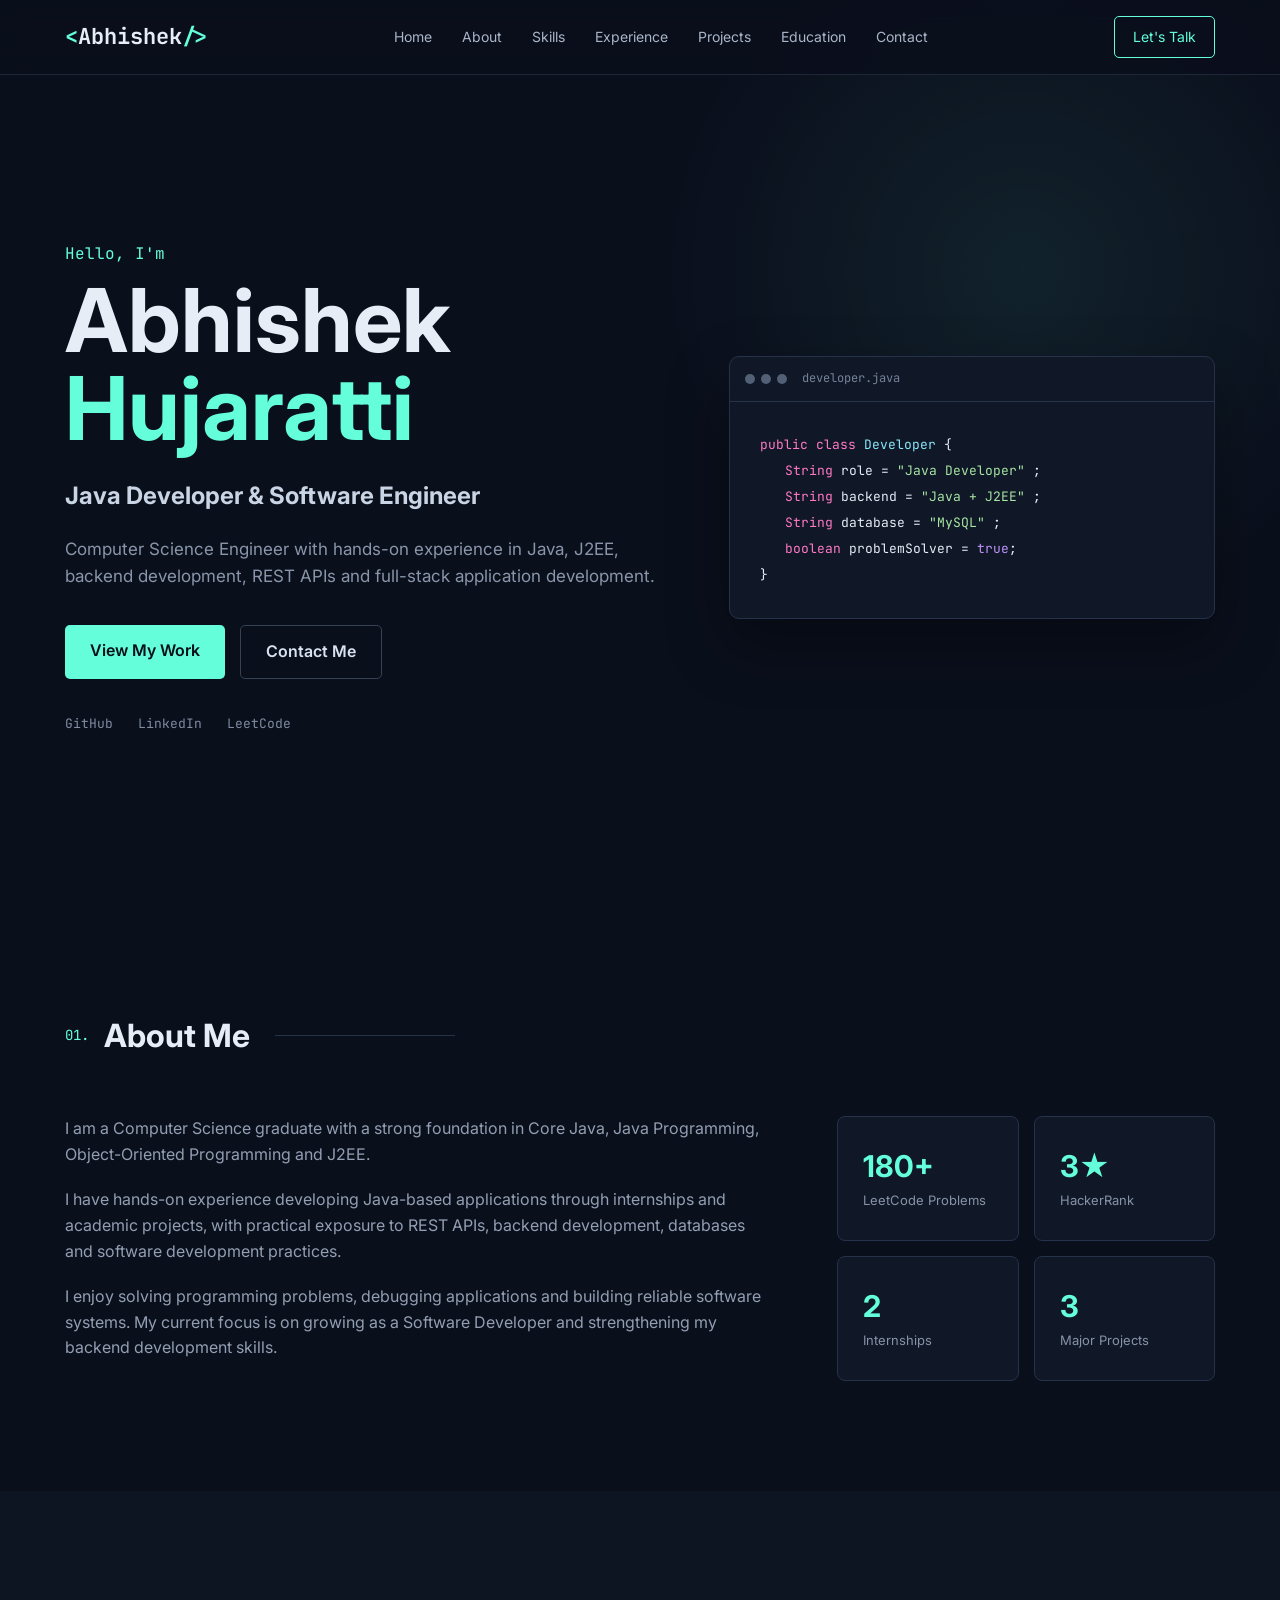
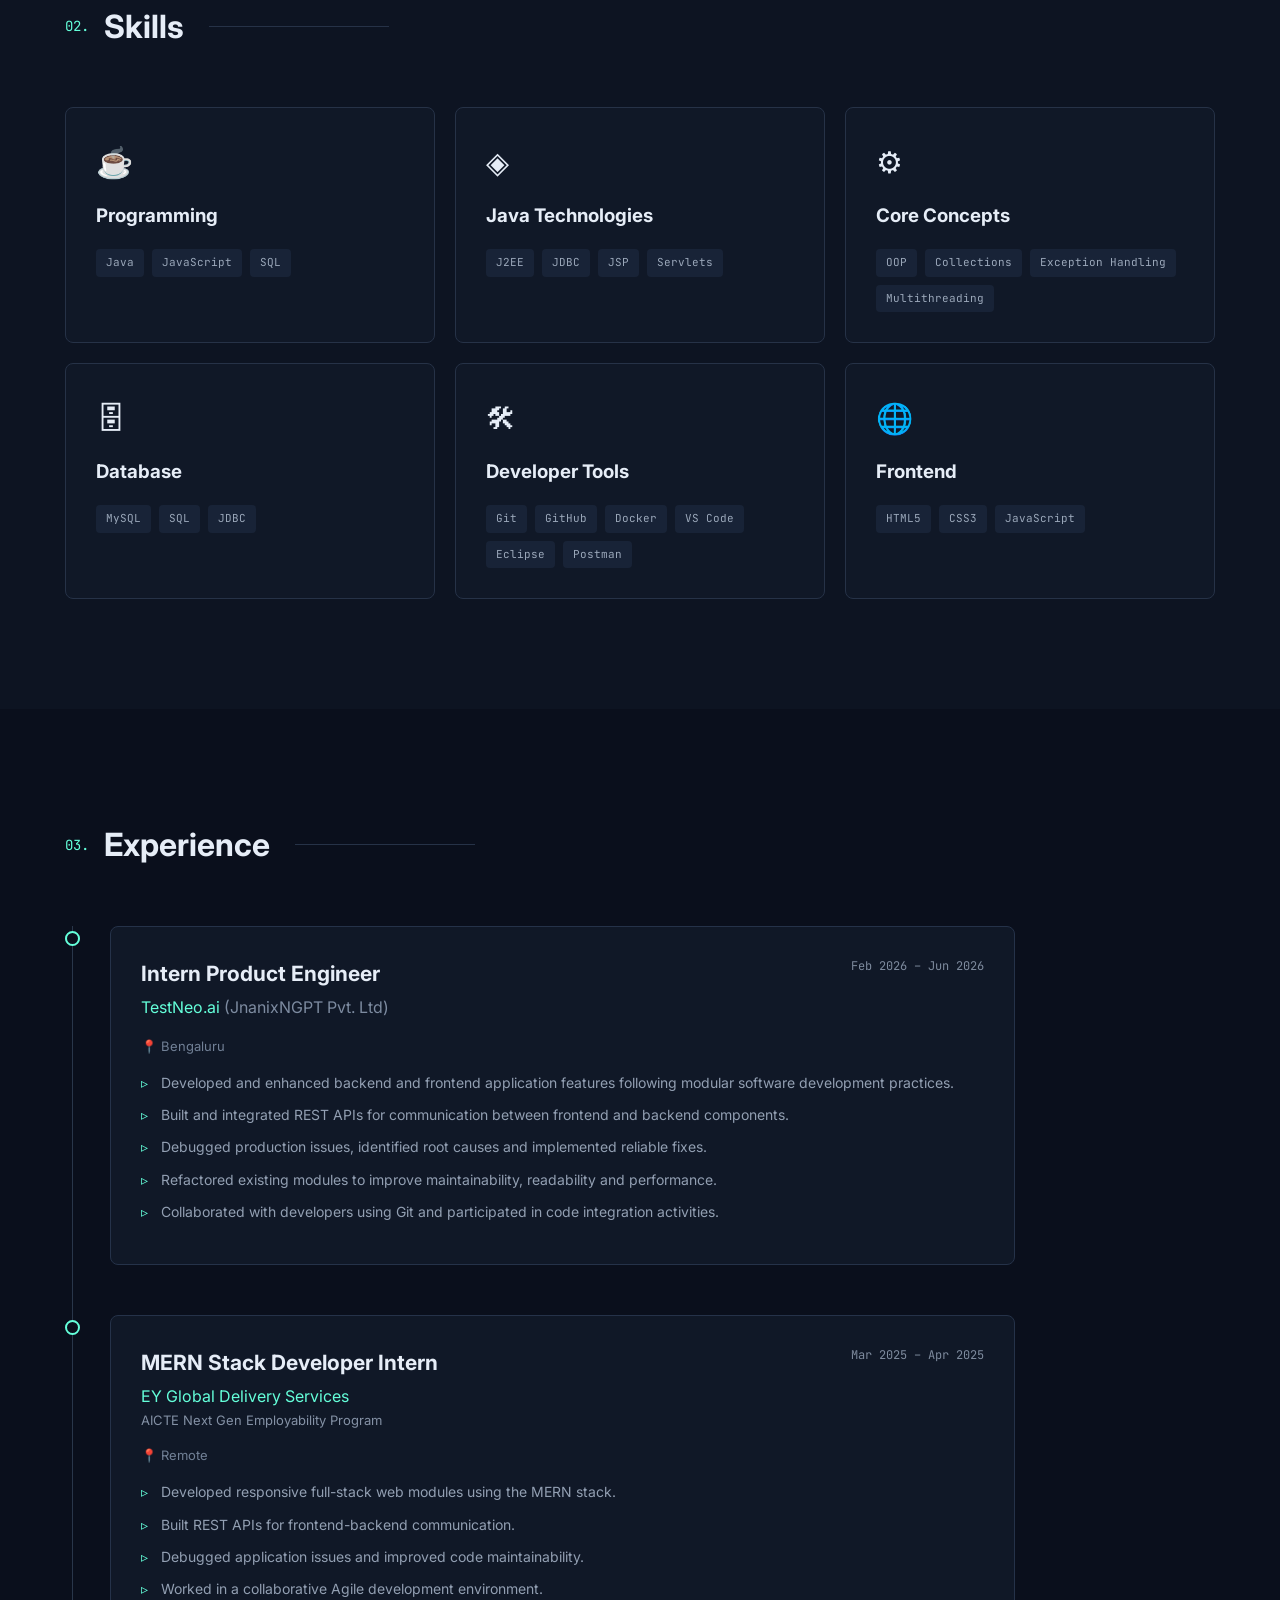
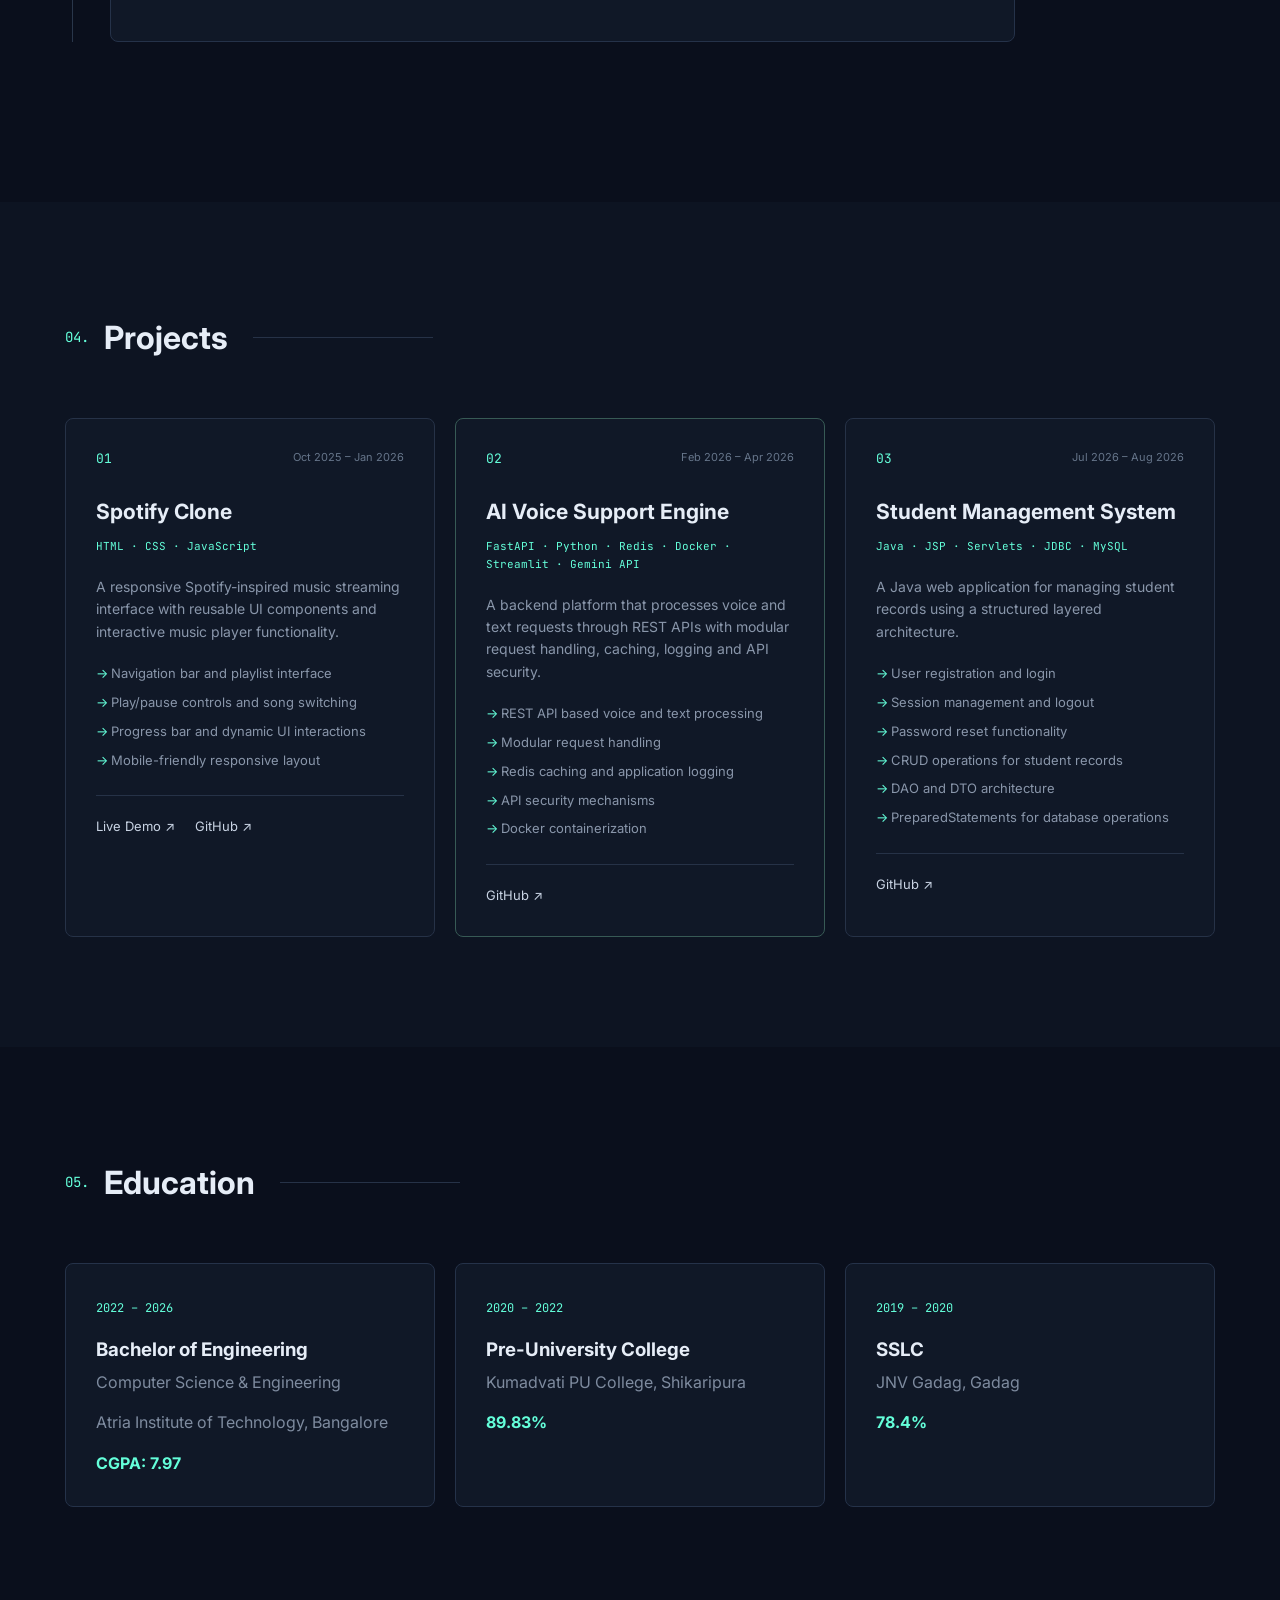
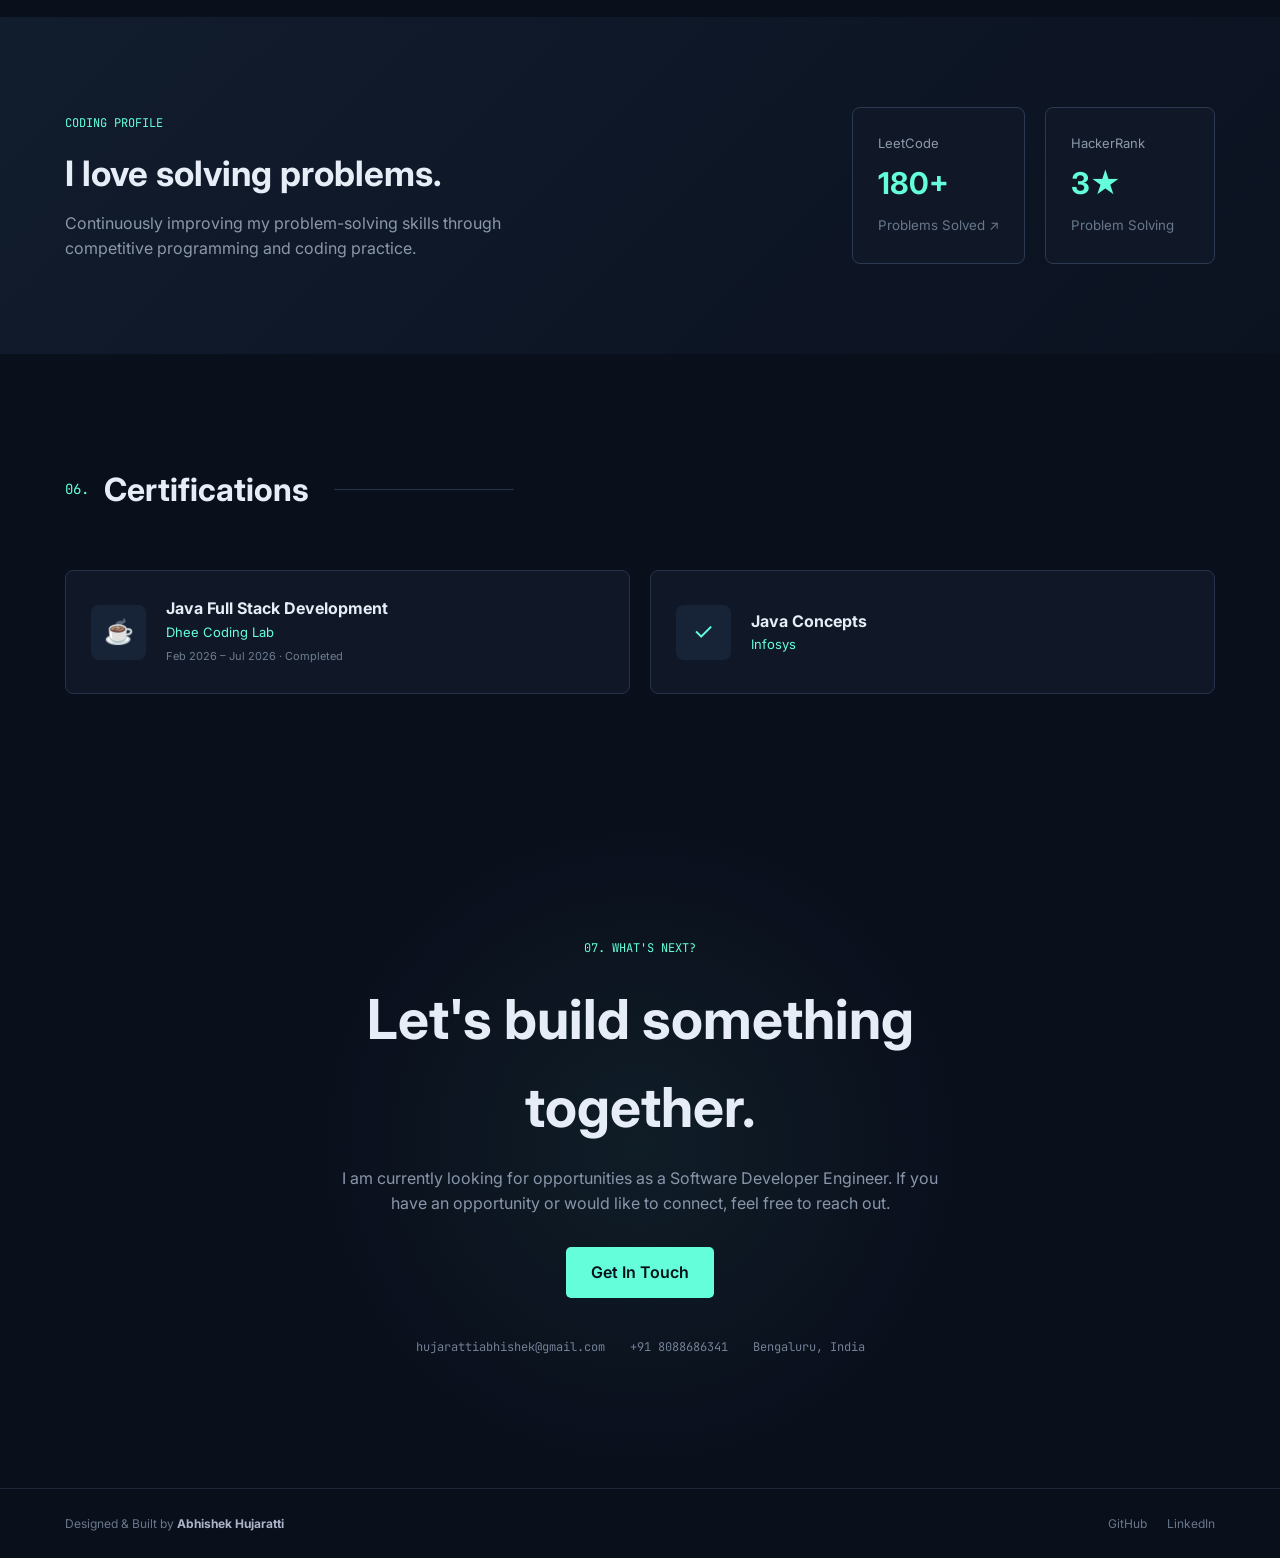
<file: index.html>
<!DOCTYPE html>
<html lang="en">

<head>
    <meta charset="UTF-8">

    <meta name="viewport" content="width=device-width, initial-scale=1.0">

    <meta name="description"
        content="Abhishek Hujaratti - Java Developer, Software Developer and Computer Science Engineer">

    <title>Abhishek Hujaratti | Java Developer</title>

    <link rel="stylesheet" href="index.css">

    <!-- Google Font -->
    <link
        href="https://fonts.googleapis.com/css2?family=Inter:wght@400;500;600;700;800&family=JetBrains+Mono:wght@400;500&display=swap"
        rel="stylesheet">
</head>

<body>

    <!-- ================= NAVBAR ================= -->

    <header class="navbar">

        <div class="container nav-container">

            <a href="#home" class="logo">
                <span>&lt;</span>Abhishek<span>/&gt;</span>
            </a>

            <nav>
                <a href="#home">Home</a>
                <a href="#about">About</a>
                <a href="#skills">Skills</a>
                <a href="#experience">Experience</a>
                <a href="#projects">Projects</a>
                <a href="#education">Education</a>
                <a href="#contact">Contact</a>
            </nav>

            <a href="#contact" class="nav-button">
                Let's Talk
            </a>

        </div>

    </header>


    <!-- ================= HERO ================= -->

    <section id="home" class="hero">

        <div class="container hero-container">

            <div class="hero-content">

                <p class="hero-intro">
                    Hello, I'm
                </p>

                <h1>
                    Abhishek<br>
                    <span>Hujaratti</span>
                </h1>

                <h2>
                    Java Developer & Software Engineer
                </h2>

                <p class="hero-description">
                    Computer Science Engineer with hands-on experience in
                    Java, J2EE, backend development, REST APIs and
                    full-stack application development.
                </p>

                <div class="hero-buttons">

                    <a href="#projects" class="btn primary-btn">
                        View My Work
                    </a>

                    <a href="#contact" class="btn secondary-btn">
                        Contact Me
                    </a>

                </div>

                <div class="social-links">

                    <a href="https://github.com/abhi13577" target="_blank">
                        GitHub
                    </a>

                    <a href="https://www.linkedin.com/in/abhishek-hujaratti-428540281"
                        target="_blank">
                        LinkedIn
                    </a>

                    <a href="https://leetcode.com/u/abhishek-hujaratti/"
                        target="_blank">
                        LeetCode
                    </a>

                </div>

            </div>


            <div class="hero-card">

                <div class="terminal">

                    <div class="terminal-header">

                        <div class="terminal-buttons">
                            <span></span>
                            <span></span>
                            <span></span>
                        </div>

                        <p>developer.java</p>

                    </div>

                    <div class="terminal-body">

                        <p>
                            <span class="keyword">public class</span>
                            <span class="class-name">Developer</span> {
                        </p>

                        <p class="indent">
                            <span class="keyword">String</span>
                            role =
                            <span class="string">
                                "Java Developer"
                            </span>;
                        </p>

                        <p class="indent">
                            <span class="keyword">String</span>
                            backend =
                            <span class="string">
                                "Java + J2EE"
                            </span>;
                        </p>

                        <p class="indent">
                            <span class="keyword">String</span>
                            database =
                            <span class="string">
                                "MySQL"
                            </span>;
                        </p>

                        <p class="indent">
                            <span class="keyword">boolean</span>
                            problemSolver = <span class="number">true</span>;
                        </p>

                        <p>}</p>

                    </div>

                </div>

            </div>

        </div>

    </section>


    <!-- ================= ABOUT ================= -->

    <section id="about" class="section">

        <div class="container">

            <div class="section-heading">

                <span>01.</span>
                <h2>About Me</h2>

            </div>

            <div class="about-grid">

                <div class="about-text">

                    <p>
                        I am a Computer Science graduate with a strong
                        foundation in Core Java, Java Programming,
                        Object-Oriented Programming and J2EE.
                    </p>

                    <p>
                        I have hands-on experience developing Java-based
                        applications through internships and academic
                        projects, with practical exposure to REST APIs,
                        backend development, databases and software
                        development practices.
                    </p>

                    <p>
                        I enjoy solving programming problems, debugging
                        applications and building reliable software
                        systems. My current focus is on growing as a
                        Software Developer and strengthening my backend
                        development skills.
                    </p>

                </div>


                <div class="about-stats">

                    <div class="stat-card">
                        <h3>180+</h3>
                        <p>LeetCode Problems</p>
                    </div>

                    <div class="stat-card">
                        <h3>3★</h3>
                        <p>HackerRank</p>
                    </div>

                    <div class="stat-card">
                        <h3>2</h3>
                        <p>Internships</p>
                    </div>

                    <div class="stat-card">
                        <h3>3</h3>
                        <p>Major Projects</p>
                    </div>

                </div>

            </div>

        </div>

    </section>


    <!-- ================= SKILLS ================= -->

    <section id="skills" class="section dark-section">

        <div class="container">

            <div class="section-heading">

                <span>02.</span>
                <h2>Skills</h2>

            </div>


            <div class="skills-grid">

                <div class="skill-card">

                    <div class="skill-icon">
                        ☕
                    </div>

                    <h3>Programming</h3>

                    <div class="tags">
                        <span>Java</span>
                        <span>JavaScript</span>
                        <span>SQL</span>
                    </div>

                </div>


                <div class="skill-card">

                    <div class="skill-icon">
                        ◈
                    </div>

                    <h3>Java Technologies</h3>

                    <div class="tags">
                        <span>J2EE</span>
                        <span>JDBC</span>
                        <span>JSP</span>
                        <span>Servlets</span>
                    </div>

                </div>


                <div class="skill-card">

                    <div class="skill-icon">
                        ⚙
                    </div>

                    <h3>Core Concepts</h3>

                    <div class="tags">
                        <span>OOP</span>
                        <span>Collections</span>
                        <span>Exception Handling</span>
                        <span>Multithreading</span>
                    </div>

                </div>


                <div class="skill-card">

                    <div class="skill-icon">
                        🗄
                    </div>

                    <h3>Database</h3>

                    <div class="tags">
                        <span>MySQL</span>
                        <span>SQL</span>
                        <span>JDBC</span>
                    </div>

                </div>


                <div class="skill-card">

                    <div class="skill-icon">
                        🛠
                    </div>

                    <h3>Developer Tools</h3>

                    <div class="tags">
                        <span>Git</span>
                        <span>GitHub</span>
                        <span>Docker</span>
                        <span>VS Code</span>
                        <span>Eclipse</span>
                        <span>Postman</span>
                    </div>

                </div>


                <div class="skill-card">

                    <div class="skill-icon">
                        🌐
                    </div>

                    <h3>Frontend</h3>

                    <div class="tags">
                        <span>HTML5</span>
                        <span>CSS3</span>
                        <span>JavaScript</span>
                    </div>

                </div>

            </div>

        </div>

    </section>


    <!-- ================= EXPERIENCE ================= -->

    <section id="experience" class="section">

        <div class="container">

            <div class="section-heading">

                <span>03.</span>
                <h2>Experience</h2>

            </div>


            <div class="timeline">

                <!-- TESTNEO -->

                <div class="timeline-item">

                    <div class="timeline-dot"></div>

                    <div class="experience-card">

                        <div class="experience-header">

                            <div>
                                <h3>Intern Product Engineer</h3>

                                <p class="company">
                                    TestNeo.ai
                                    <span>
                                        (JnanixNGPT Pvt. Ltd)
                                    </span>
                                </p>
                            </div>

                            <span class="date">
                                Feb 2026 – Jun 2026
                            </span>

                        </div>

                        <p class="location">
                            📍 Bengaluru
                        </p>

                        <ul>

                            <li>
                                Developed and enhanced backend and
                                frontend application features following
                                modular software development practices.
                            </li>

                            <li>
                                Built and integrated REST APIs for
                                communication between frontend and
                                backend components.
                            </li>

                            <li>
                                Debugged production issues, identified
                                root causes and implemented reliable fixes.
                            </li>

                            <li>
                                Refactored existing modules to improve
                                maintainability, readability and
                                performance.
                            </li>

                            <li>
                                Collaborated with developers using Git
                                and participated in code integration
                                activities.
                            </li>

                        </ul>

                    </div>

                </div>


                <!-- EY -->

                <div class="timeline-item">

                    <div class="timeline-dot"></div>

                    <div class="experience-card">

                        <div class="experience-header">

                            <div>

                                <h3>
                                    MERN Stack Developer Intern
                                </h3>

                                <p class="company">
                                    EY Global Delivery Services
                                </p>

                                <p class="program">
                                    AICTE Next Gen Employability Program
                                </p>

                            </div>

                            <span class="date">
                                Mar 2025 – Apr 2025
                            </span>

                        </div>

                        <p class="location">
                            📍 Remote
                        </p>

                        <ul>

                            <li>
                                Developed responsive full-stack web
                                modules using the MERN stack.
                            </li>

                            <li>
                                Built REST APIs for frontend-backend
                                communication.
                            </li>

                            <li>
                                Debugged application issues and improved
                                code maintainability.
                            </li>

                            <li>
                                Worked in a collaborative Agile
                                development environment.
                            </li>

                        </ul>

                    </div>

                </div>

            </div>

        </div>

    </section>


    <!-- ================= PROJECTS ================= -->

    <section id="projects" class="section dark-section">

        <div class="container">

            <div class="section-heading">

                <span>04.</span>
                <h2>Projects</h2>

            </div>


            <div class="projects-grid">


                <!-- PROJECT 1 -->

                <article class="project-card">

                    <div class="project-top">

                        <span class="project-number">
                            01
                        </span>

                        <span class="project-date">
                            Oct 2025 – Jan 2026
                        </span>

                    </div>

                    <h3>Spotify Clone</h3>

                    <p class="project-tech">
                        HTML · CSS · JavaScript
                    </p>

                    <p>
                        A responsive Spotify-inspired music streaming
                        interface with reusable UI components and
                        interactive music player functionality.
                    </p>

                    <ul>

                        <li>
                            Navigation bar and playlist interface
                        </li>

                        <li>
                            Play/pause controls and song switching
                        </li>

                        <li>
                            Progress bar and dynamic UI interactions
                        </li>

                        <li>
                            Mobile-friendly responsive layout
                        </li>

                    </ul>

                    <div class="project-links">

                        <a href="#" target="_blank">
                            Live Demo ↗
                        </a>

                        <a href="https://github.com/abhi13577"
                            target="_blank">
                            GitHub ↗
                        </a>

                    </div>

                </article>


                <!-- PROJECT 2 -->

                <article class="project-card featured">

                    <div class="project-top">

                        <span class="project-number">
                            02
                        </span>

                        <span class="project-date">
                            Feb 2026 – Apr 2026
                        </span>

                    </div>

                    <h3>AI Voice Support Engine</h3>

                    <p class="project-tech">
                        FastAPI · Python · Redis · Docker · Streamlit · Gemini API
                    </p>

                    <p>
                        A backend platform that processes voice and text
                        requests through REST APIs with modular request
                        handling, caching, logging and API security.
                    </p>

                    <ul>

                        <li>
                            REST API based voice and text processing
                        </li>

                        <li>
                            Modular request handling
                        </li>

                        <li>
                            Redis caching and application logging
                        </li>

                        <li>
                            API security mechanisms
                        </li>

                        <li>
                            Docker containerization
                        </li>

                    </ul>

                    <div class="project-links">

                        <a href="https://github.com/abhi13577"
                            target="_blank">
                            GitHub ↗
                        </a>

                    </div>

                </article>


                <!-- PROJECT 3 -->

                <article class="project-card">

                    <div class="project-top">

                        <span class="project-number">
                            03
                        </span>

                        <span class="project-date">
                            Jul 2026 – Aug 2026
                        </span>

                    </div>

                    <h3>Student Management System</h3>

                    <p class="project-tech">
                        Java · JSP · Servlets · JDBC · MySQL
                    </p>

                    <p>
                        A Java web application for managing student
                        records using a structured layered architecture.
                    </p>

                    <ul>

                        <li>
                            User registration and login
                        </li>

                        <li>
                            Session management and logout
                        </li>

                        <li>
                            Password reset functionality
                        </li>

                        <li>
                            CRUD operations for student records
                        </li>

                        <li>
                            DAO and DTO architecture
                        </li>

                        <li>
                            PreparedStatements for database operations
                        </li>

                    </ul>

                    <div class="project-links">

                        <a href="https://github.com/abhi13577"
                            target="_blank">
                            GitHub ↗
                        </a>

                    </div>

                </article>


            </div>

        </div>

    </section>


    <!-- ================= EDUCATION ================= -->

    <section id="education" class="section">

        <div class="container">

            <div class="section-heading">

                <span>05.</span>
                <h2>Education</h2>

            </div>


            <div class="education-grid">


                <div class="education-card">

                    <span class="education-year">
                        2022 – 2026
                    </span>

                    <h3>
                        Bachelor of Engineering
                    </h3>

                    <p class="education-course">
                        Computer Science & Engineering
                    </p>

                    <p>
                        Atria Institute of Technology,
                        Bangalore
                    </p>

                    <strong>
                        CGPA: 7.97
                    </strong>

                </div>


                <div class="education-card">

                    <span class="education-year">
                        2020 – 2022
                    </span>

                    <h3>
                        Pre-University College
                    </h3>

                    <p>
                        Kumadvati PU College,
                        Shikaripura
                    </p>

                    <strong>
                        89.83%
                    </strong>

                </div>


                <div class="education-card">

                    <span class="education-year">
                        2019 – 2020
                    </span>

                    <h3>
                        SSLC
                    </h3>

                    <p>
                        JNV Gadag, Gadag
                    </p>

                    <strong>
                        78.4%
                    </strong>

                </div>

            </div>

        </div>

    </section>


    <!-- ================= CODING ================= -->

    <section class="coding-section">

        <div class="container">

            <div class="coding-content">

                <div>

                    <span class="small-title">
                        CODING PROFILE
                    </span>

                    <h2>
                        I love solving problems.
                    </h2>

                    <p>
                        Continuously improving my problem-solving
                        skills through competitive programming and
                        coding practice.
                    </p>

                </div>


                <div class="coding-stats">

                    <a href="https://leetcode.com/u/abhishek-hujaratti/"
                        target="_blank"
                        class="coding-card">

                        <span>LeetCode</span>

                        <strong>180+</strong>

                        <small>
                            Problems Solved ↗
                        </small>

                    </a>


                    <div class="coding-card">

                        <span>HackerRank</span>

                        <strong>3★</strong>

                        <small>
                            Problem Solving
                        </small>

                    </div>

                </div>

            </div>

        </div>

    </section>


    <!-- ================= CERTIFICATIONS ================= -->

    <section class="section">

        <div class="container">

            <div class="section-heading">

                <span>06.</span>
                <h2>Certifications</h2>

            </div>


            <div class="certifications">

                <div class="certificate-card">

                    <div class="certificate-icon">
                        ☕
                    </div>

                    <div>

                        <h3>
                            Java Full Stack Development
                        </h3>

                        <p>
                            Dhee Coding Lab
                        </p>

                        <span>
                            Feb 2026 – Jul 2026 · Completed
                        </span>

                    </div>

                </div>


                <div class="certificate-card">

                    <div class="certificate-icon">
                        ✓
                    </div>

                    <div>

                        <h3>
                            Java Concepts
                        </h3>

                        <p>
                            Infosys
                        </p>

                    </div>

                </div>

            </div>

        </div>

    </section>


    <!-- ================= CONTACT ================= -->

    <section id="contact" class="contact-section">

        <div class="container contact-container">

            <span class="small-title">
                07. WHAT'S NEXT?
            </span>

            <h2>
                Let's build something together.
            </h2>

            <p>
                I am currently looking for opportunities as a
                Software Developer Engineer. If you have an
                opportunity or would like to connect, feel free
                to reach out.
            </p>


            <a href="mailto:hujarattiabhishek@gmail.com"
                class="btn primary-btn contact-button">

                Get In Touch

            </a>


            <div class="contact-details">

                <a href="mailto:hujarattiabhishek@gmail.com">
                    hujarattiabhishek@gmail.com
                </a>

                <a href="tel:+918088686341">
                    +91 8088686341
                </a>

                <span>
                    Bengaluru, India
                </span>

            </div>

        </div>

    </section>


    <!-- ================= FOOTER ================= -->

    <footer>

        <div class="container footer-content">

            <p>
                Designed & Built by
                <strong>Abhishek Hujaratti</strong>
            </p>

            <div>

                <a href="https://github.com/abhi13577"
                    target="_blank">
                    GitHub
                </a>

                <a href="https://www.linkedin.com/in/abhishek-hujaratti-428540281"
                    target="_blank">
                    LinkedIn
                </a>

            </div>

        </div>

    </footer>


</body>

</html>
</file>
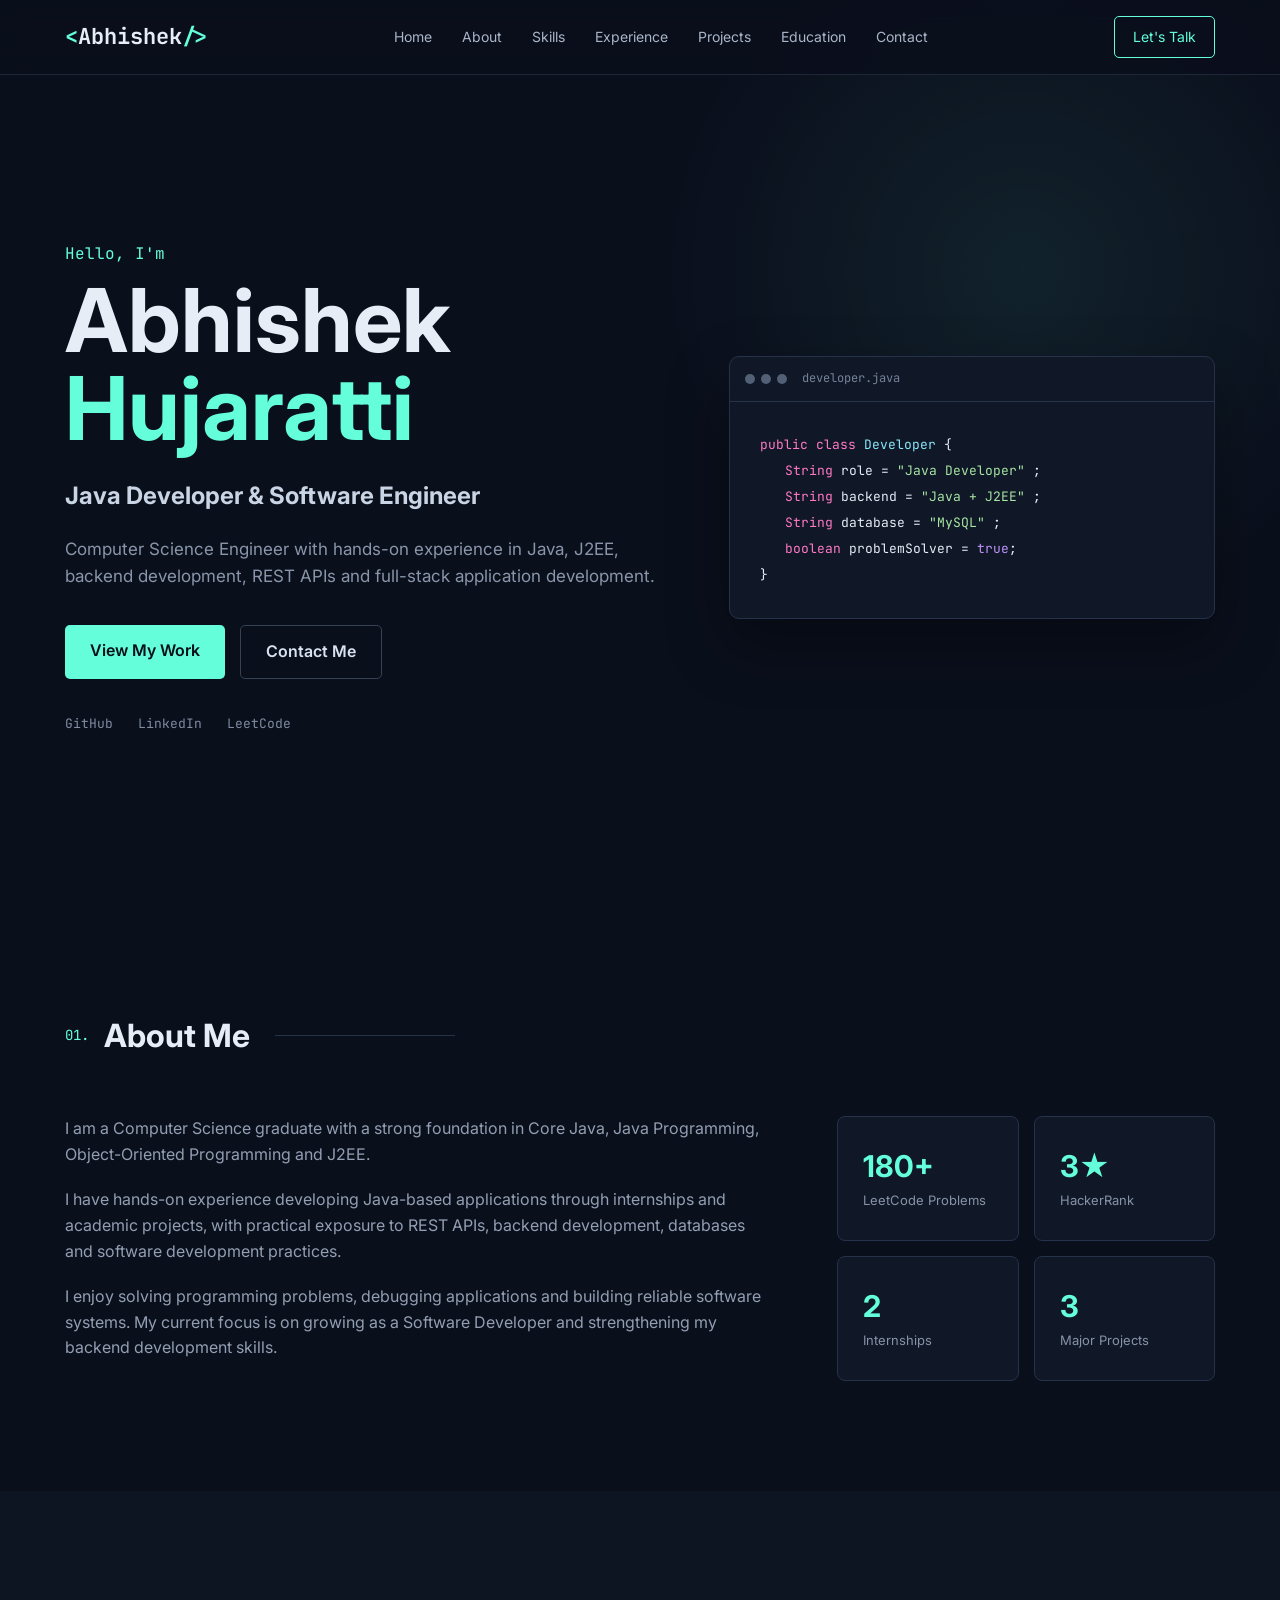
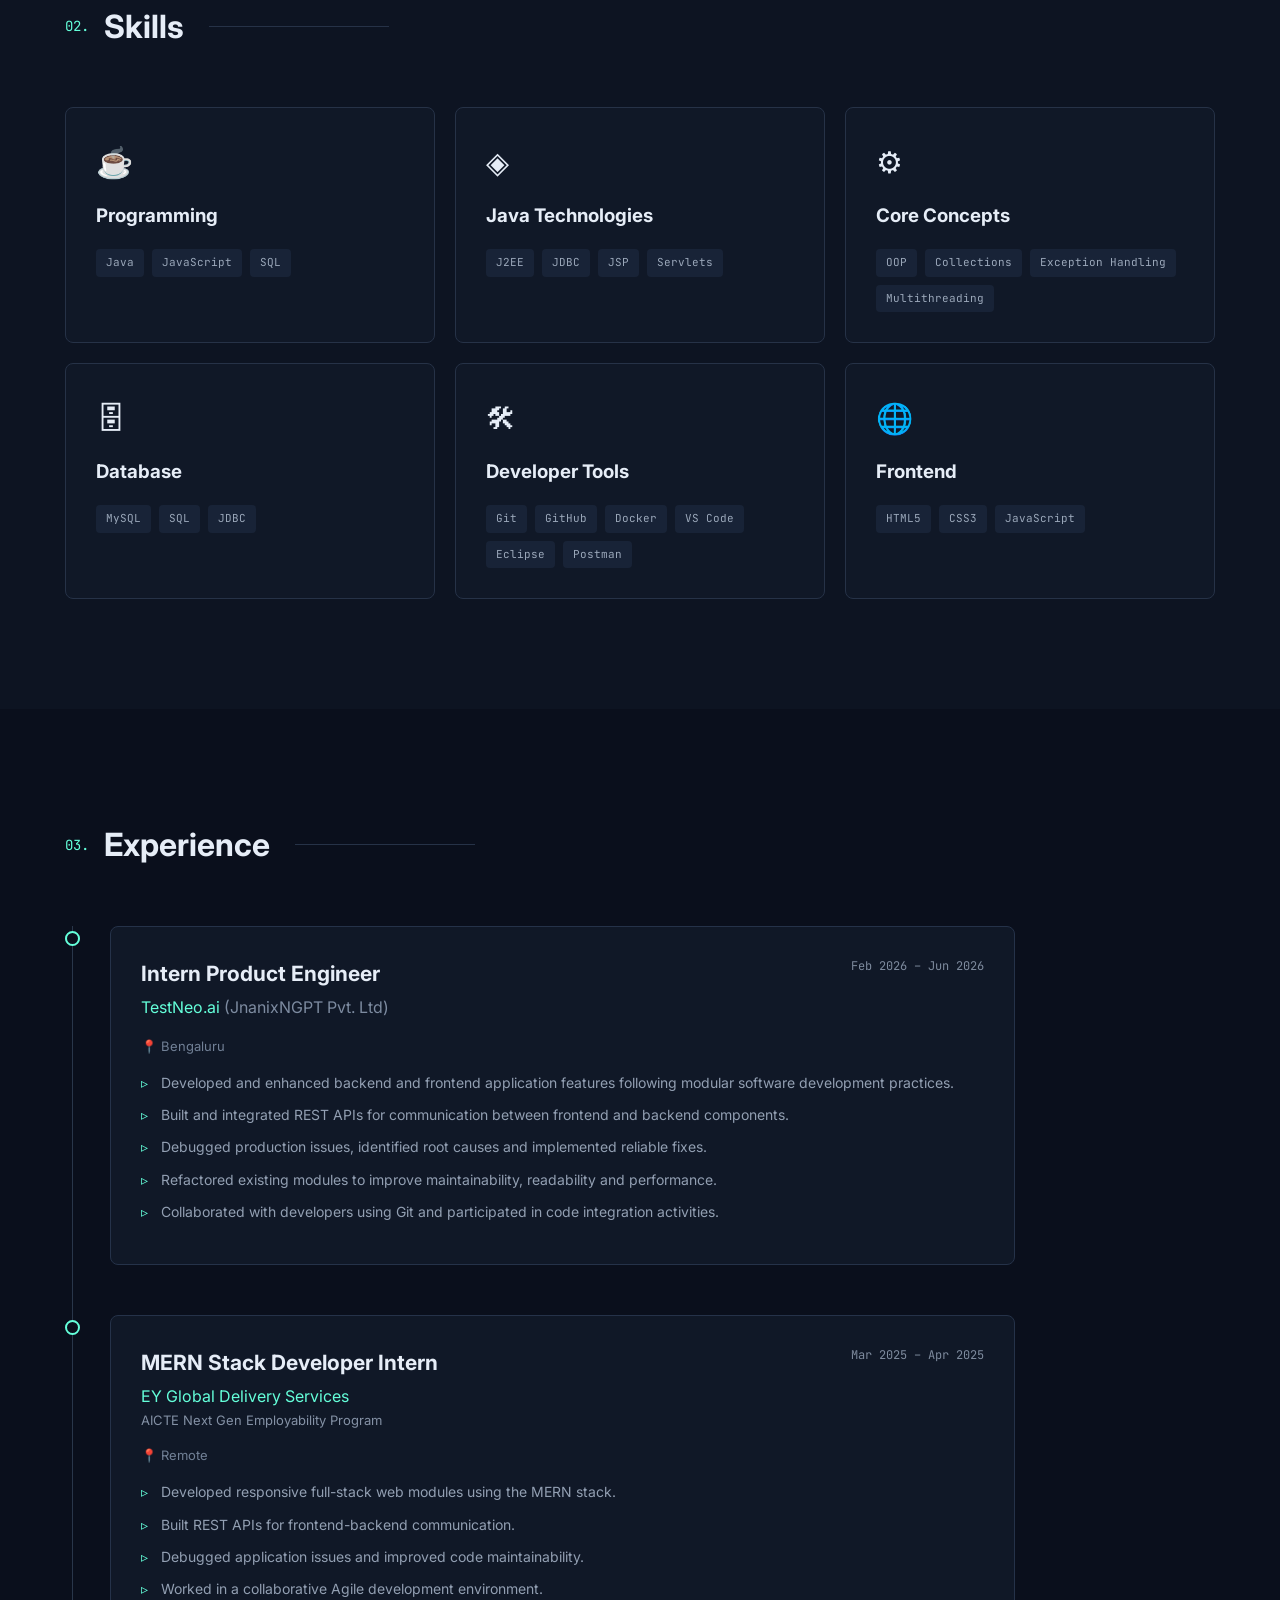
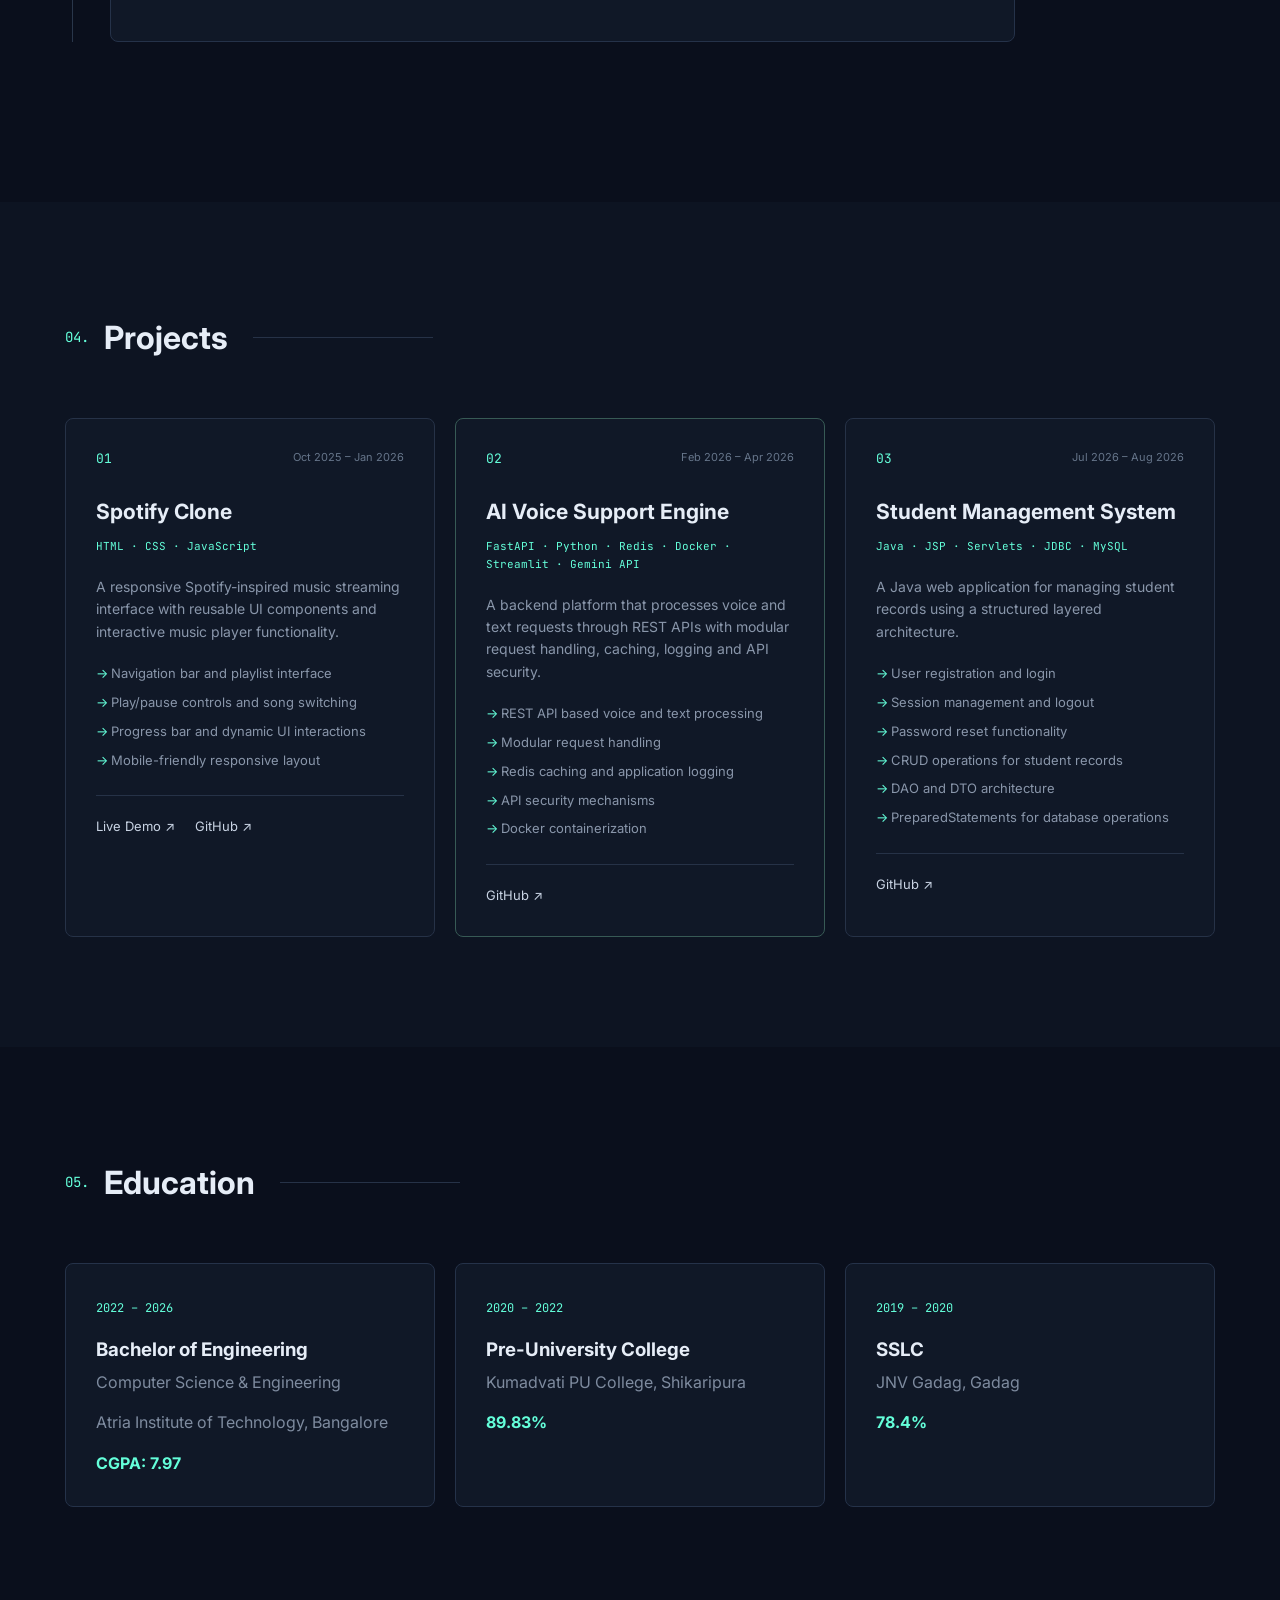
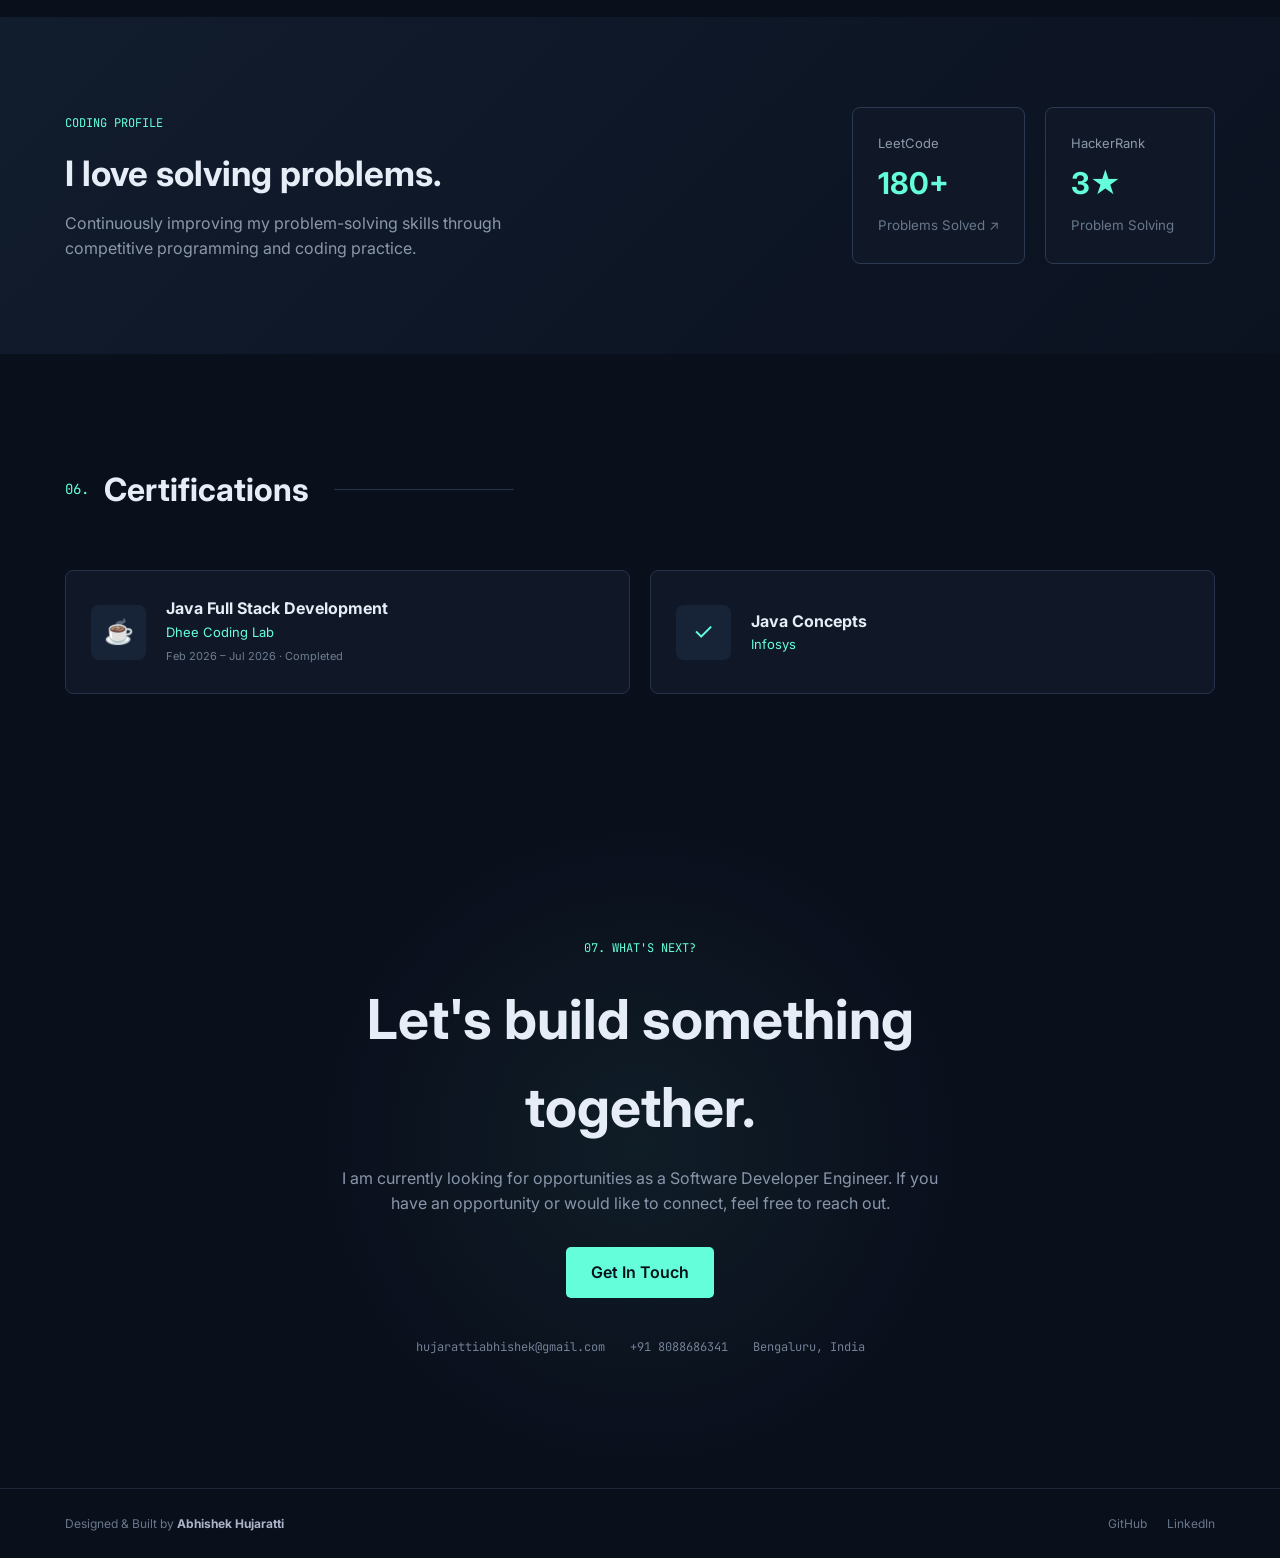
<file: index2.html>
<!DOCTYPE html>
<html lang="en">

<head>
    <meta charset="UTF-8">

    <meta name="viewport" content="width=device-width, initial-scale=1.0">

    <meta name="description"
        content="Abhishek Hujaratti - Java Developer, Software Developer and Computer Science Engineer">

    <title>Abhishek Hujaratti | Java Developer</title>

    <link rel="stylesheet" href="index2.css">

    <!-- Google Font -->
    <link
        href="https://fonts.googleapis.com/css2?family=Inter:wght@400;500;600;700;800&family=JetBrains+Mono:wght@400;500&display=swap"
        rel="stylesheet">
</head>

<body>

    <!-- ================= NAVBAR ================= -->

    <header class="navbar">

        <div class="container nav-container">

            <a href="#home" class="logo">
                <span>&lt;</span>Abhishek<span>/&gt;</span>
            </a>

            <nav>
                <a href="#home">Home</a>
                <a href="#about">About</a>
                <a href="#skills">Skills</a>
                <a href="#experience">Experience</a>
                <a href="#projects">Projects</a>
                <a href="#education">Education</a>
                <a href="#contact">Contact</a>
            </nav>

            <a href="#contact" class="nav-button">
                Let's Talk
            </a>

        </div>

    </header>


    <!-- ================= HERO ================= -->

    <section id="home" class="hero">

        <div class="container hero-container">

            <div class="hero-content">

                <p class="hero-intro">
                    Hello, I'm
                </p>

                <h1>
                    Abhishek<br>
                    <span>Hujaratti</span>
                </h1>

                <h2>
                    Java Developer & Software Engineer
                </h2>

                <p class="hero-description">
                    Computer Science Engineer with hands-on experience in
                    Java, J2EE, backend development, REST APIs and
                    full-stack application development.
                </p>

                <div class="hero-buttons">

                    <a href="#projects" class="btn primary-btn">
                        View My Work
                    </a>

                    <a href="#contact" class="btn secondary-btn">
                        Contact Me
                    </a>

                </div>

                <div class="social-links">

                    <a href="https://github.com/abhi13577" target="_blank">
                        GitHub
                    </a>

                    <a href="https://www.linkedin.com/in/abhishek-hujaratti-428540281"
                        target="_blank">
                        LinkedIn
                    </a>

                    <a href="https://leetcode.com/u/abhishek-hujaratti/"
                        target="_blank">
                        LeetCode
                    </a>

                </div>

            </div>


            <div class="hero-card">

                <div class="terminal">

                    <div class="terminal-header">

                        <div class="terminal-buttons">
                            <span></span>
                            <span></span>
                            <span></span>
                        </div>

                        <p>developer.java</p>

                    </div>

                    <div class="terminal-body">

                        <p>
                            <span class="keyword">public class</span>
                            <span class="class-name">Developer</span> {
                        </p>

                        <p class="indent">
                            <span class="keyword">String</span>
                            role =
                            <span class="string">
                                "Java Developer"
                            </span>;
                        </p>

                        <p class="indent">
                            <span class="keyword">String</span>
                            backend =
                            <span class="string">
                                "Java + J2EE"
                            </span>;
                        </p>

                        <p class="indent">
                            <span class="keyword">String</span>
                            database =
                            <span class="string">
                                "MySQL"
                            </span>;
                        </p>

                        <p class="indent">
                            <span class="keyword">boolean</span>
                            problemSolver = <span class="number">true</span>;
                        </p>

                        <p>}</p>

                    </div>

                </div>

            </div>

        </div>

    </section>


    <!-- ================= ABOUT ================= -->

    <section id="about" class="section">

        <div class="container">

            <div class="section-heading">

                <span>01.</span>
                <h2>About Me</h2>

            </div>

            <div class="about-grid">

                <div class="about-text">

                    <p>
                        I am a Computer Science graduate with a strong
                        foundation in Core Java, Java Programming,
                        Object-Oriented Programming and J2EE.
                    </p>

                    <p>
                        I have hands-on experience developing Java-based
                        applications through internships and academic
                        projects, with practical exposure to REST APIs,
                        backend development, databases and software
                        development practices.
                    </p>

                    <p>
                        I enjoy solving programming problems, debugging
                        applications and building reliable software
                        systems. My current focus is on growing as a
                        Software Developer and strengthening my backend
                        development skills.
                    </p>

                </div>


                <div class="about-stats">

                    <div class="stat-card">
                        <h3>180+</h3>
                        <p>LeetCode Problems</p>
                    </div>

                    <div class="stat-card">
                        <h3>3★</h3>
                        <p>HackerRank</p>
                    </div>

                    <div class="stat-card">
                        <h3>2</h3>
                        <p>Internships</p>
                    </div>

                    <div class="stat-card">
                        <h3>3</h3>
                        <p>Major Projects</p>
                    </div>

                </div>

            </div>

        </div>

    </section>


    <!-- ================= SKILLS ================= -->

    <section id="skills" class="section dark-section">

        <div class="container">

            <div class="section-heading">

                <span>02.</span>
                <h2>Skills</h2>

            </div>


            <div class="skills-grid">

                <div class="skill-card">

                    <div class="skill-icon">
                        ☕
                    </div>

                    <h3>Programming</h3>

                    <div class="tags">
                        <span>Java</span>
                        <span>JavaScript</span>
                        <span>SQL</span>
                    </div>

                </div>


                <div class="skill-card">

                    <div class="skill-icon">
                        ◈
                    </div>

                    <h3>Java Technologies</h3>

                    <div class="tags">
                        <span>J2EE</span>
                        <span>JDBC</span>
                        <span>JSP</span>
                        <span>Servlets</span>
                    </div>

                </div>


                <div class="skill-card">

                    <div class="skill-icon">
                        ⚙
                    </div>

                    <h3>Core Concepts</h3>

                    <div class="tags">
                        <span>OOP</span>
                        <span>Collections</span>
                        <span>Exception Handling</span>
                        <span>Multithreading</span>
                    </div>

                </div>


                <div class="skill-card">

                    <div class="skill-icon">
                        🗄
                    </div>

                    <h3>Database</h3>

                    <div class="tags">
                        <span>MySQL</span>
                        <span>SQL</span>
                        <span>JDBC</span>
                    </div>

                </div>


                <div class="skill-card">

                    <div class="skill-icon">
                        🛠
                    </div>

                    <h3>Developer Tools</h3>

                    <div class="tags">
                        <span>Git</span>
                        <span>GitHub</span>
                        <span>Docker</span>
                        <span>VS Code</span>
                        <span>Eclipse</span>
                        <span>Postman</span>
                    </div>

                </div>


                <div class="skill-card">

                    <div class="skill-icon">
                        🌐
                    </div>

                    <h3>Frontend</h3>

                    <div class="tags">
                        <span>HTML5</span>
                        <span>CSS3</span>
                        <span>JavaScript</span>
                    </div>

                </div>

            </div>

        </div>

    </section>


    <!-- ================= EXPERIENCE ================= -->

    <section id="experience" class="section">

        <div class="container">

            <div class="section-heading">

                <span>03.</span>
                <h2>Experience</h2>

            </div>


            <div class="timeline">

                <!-- TESTNEO -->

                <div class="timeline-item">

                    <div class="timeline-dot"></div>

                    <div class="experience-card">

                        <div class="experience-header">

                            <div>
                                <h3>Intern Product Engineer</h3>

                                <p class="company">
                                    TestNeo.ai
                                    <span>
                                        (JnanixNGPT Pvt. Ltd)
                                    </span>
                                </p>
                            </div>

                            <span class="date">
                                Feb 2026 – Jun 2026
                            </span>

                        </div>

                        <p class="location">
                            📍 Bengaluru
                        </p>

                        <ul>

                            <li>
                                Developed and enhanced backend and
                                frontend application features following
                                modular software development practices.
                            </li>

                            <li>
                                Built and integrated REST APIs for
                                communication between frontend and
                                backend components.
                            </li>

                            <li>
                                Debugged production issues, identified
                                root causes and implemented reliable fixes.
                            </li>

                            <li>
                                Refactored existing modules to improve
                                maintainability, readability and
                                performance.
                            </li>

                            <li>
                                Collaborated with developers using Git
                                and participated in code integration
                                activities.
                            </li>

                        </ul>

                    </div>

                </div>


                <!-- EY -->

                <div class="timeline-item">

                    <div class="timeline-dot"></div>

                    <div class="experience-card">

                        <div class="experience-header">

                            <div>

                                <h3>
                                    MERN Stack Developer Intern
                                </h3>

                                <p class="company">
                                    EY Global Delivery Services
                                </p>

                                <p class="program">
                                    AICTE Next Gen Employability Program
                                </p>

                            </div>

                            <span class="date">
                                Mar 2025 – Apr 2025
                            </span>

                        </div>

                        <p class="location">
                            📍 Remote
                        </p>

                        <ul>

                            <li>
                                Developed responsive full-stack web
                                modules using the MERN stack.
                            </li>

                            <li>
                                Built REST APIs for frontend-backend
                                communication.
                            </li>

                            <li>
                                Debugged application issues and improved
                                code maintainability.
                            </li>

                            <li>
                                Worked in a collaborative Agile
                                development environment.
                            </li>

                        </ul>

                    </div>

                </div>

            </div>

        </div>

    </section>


    <!-- ================= PROJECTS ================= -->

    <section id="projects" class="section dark-section">

        <div class="container">

            <div class="section-heading">

                <span>04.</span>
                <h2>Projects</h2>

            </div>


            <div class="projects-grid">


                <!-- PROJECT 1 -->

                <article class="project-card">

                    <div class="project-top">

                        <span class="project-number">
                            01
                        </span>

                        <span class="project-date">
                            Oct 2025 – Jan 2026
                        </span>

                    </div>

                    <h3>Spotify Clone</h3>

                    <p class="project-tech">
                        HTML · CSS · JavaScript
                    </p>

                    <p>
                        A responsive Spotify-inspired music streaming
                        interface with reusable UI components and
                        interactive music player functionality.
                    </p>

                    <ul>

                        <li>
                            Navigation bar and playlist interface
                        </li>

                        <li>
                            Play/pause controls and song switching
                        </li>

                        <li>
                            Progress bar and dynamic UI interactions
                        </li>

                        <li>
                            Mobile-friendly responsive layout
                        </li>

                    </ul>

                    <div class="project-links">

                        <a href="#" target="_blank">
                            Live Demo ↗
                        </a>

                        <a href="https://github.com/abhi13577"
                            target="_blank">
                            GitHub ↗
                        </a>

                    </div>

                </article>


                <!-- PROJECT 2 -->

                <article class="project-card featured">

                    <div class="project-top">

                        <span class="project-number">
                            02
                        </span>

                        <span class="project-date">
                            Feb 2026 – Apr 2026
                        </span>

                    </div>

                    <h3>AI Voice Support Engine</h3>

                    <p class="project-tech">
                        FastAPI · Python · Redis · Docker · Streamlit · Gemini API
                    </p>

                    <p>
                        A backend platform that processes voice and text
                        requests through REST APIs with modular request
                        handling, caching, logging and API security.
                    </p>

                    <ul>

                        <li>
                            REST API based voice and text processing
                        </li>

                        <li>
                            Modular request handling
                        </li>

                        <li>
                            Redis caching and application logging
                        </li>

                        <li>
                            API security mechanisms
                        </li>

                        <li>
                            Docker containerization
                        </li>

                    </ul>

                    <div class="project-links">

                        <a href="https://github.com/abhi13577"
                            target="_blank">
                            GitHub ↗
                        </a>

                    </div>

                </article>


                <!-- PROJECT 3 -->

                <article class="project-card">

                    <div class="project-top">

                        <span class="project-number">
                            03
                        </span>

                        <span class="project-date">
                            Jul 2026 – Aug 2026
                        </span>

                    </div>

                    <h3>Student Management System</h3>

                    <p class="project-tech">
                        Java · JSP · Servlets · JDBC · MySQL
                    </p>

                    <p>
                        A Java web application for managing student
                        records using a structured layered architecture.
                    </p>

                    <ul>

                        <li>
                            User registration and login
                        </li>

                        <li>
                            Session management and logout
                        </li>

                        <li>
                            Password reset functionality
                        </li>

                        <li>
                            CRUD operations for student records
                        </li>

                        <li>
                            DAO and DTO architecture
                        </li>

                        <li>
                            PreparedStatements for database operations
                        </li>

                    </ul>

                    <div class="project-links">

                        <a href="https://github.com/abhi13577"
                            target="_blank">
                            GitHub ↗
                        </a>

                    </div>

                </article>


            </div>

        </div>

    </section>


    <!-- ================= EDUCATION ================= -->

    <section id="education" class="section">

        <div class="container">

            <div class="section-heading">

                <span>05.</span>
                <h2>Education</h2>

            </div>


            <div class="education-grid">


                <div class="education-card">

                    <span class="education-year">
                        2022 – 2026
                    </span>

                    <h3>
                        Bachelor of Engineering
                    </h3>

                    <p class="education-course">
                        Computer Science & Engineering
                    </p>

                    <p>
                        Atria Institute of Technology,
                        Bangalore
                    </p>

                    <strong>
                        CGPA: 7.97
                    </strong>

                </div>


                <div class="education-card">

                    <span class="education-year">
                        2020 – 2022
                    </span>

                    <h3>
                        Pre-University College
                    </h3>

                    <p>
                        Kumadvati PU College,
                        Shikaripura
                    </p>

                    <strong>
                        89.83%
                    </strong>

                </div>


                <div class="education-card">

                    <span class="education-year">
                        2019 – 2020
                    </span>

                    <h3>
                        SSLC
                    </h3>

                    <p>
                        JNV Gadag, Gadag
                    </p>

                    <strong>
                        78.4%
                    </strong>

                </div>

            </div>

        </div>

    </section>


    <!-- ================= CODING ================= -->

    <section class="coding-section">

        <div class="container">

            <div class="coding-content">

                <div>

                    <span class="small-title">
                        CODING PROFILE
                    </span>

                    <h2>
                        I love solving problems.
                    </h2>

                    <p>
                        Continuously improving my problem-solving
                        skills through competitive programming and
                        coding practice.
                    </p>

                </div>


                <div class="coding-stats">

                    <a href="https://leetcode.com/u/abhishek-hujaratti/"
                        target="_blank"
                        class="coding-card">

                        <span>LeetCode</span>

                        <strong>180+</strong>

                        <small>
                            Problems Solved ↗
                        </small>

                    </a>


                    <div class="coding-card">

                        <span>HackerRank</span>

                        <strong>3★</strong>

                        <small>
                            Problem Solving
                        </small>

                    </div>

                </div>

            </div>

        </div>

    </section>


    <!-- ================= CERTIFICATIONS ================= -->

    <section class="section">

        <div class="container">

            <div class="section-heading">

                <span>06.</span>
                <h2>Certifications</h2>

            </div>


            <div class="certifications">

                <div class="certificate-card">

                    <div class="certificate-icon">
                        ☕
                    </div>

                    <div>

                        <h3>
                            Java Full Stack Development
                        </h3>

                        <p>
                            Dhee Coding Lab
                        </p>

                        <span>
                            Feb 2026 – Jul 2026 · Completed
                        </span>

                    </div>

                </div>


                <div class="certificate-card">

                    <div class="certificate-icon">
                        ✓
                    </div>

                    <div>

                        <h3>
                            Java Concepts
                        </h3>

                        <p>
                            Infosys
                        </p>

                    </div>

                </div>

            </div>

        </div>

    </section>


    <!-- ================= CONTACT ================= -->

    <section id="contact" class="contact-section">

        <div class="container contact-container">

            <span class="small-title">
                07. WHAT'S NEXT?
            </span>

            <h2>
                Let's build something together.
            </h2>

            <p>
                I am currently looking for opportunities as a
                Software Developer Engineer. If you have an
                opportunity or would like to connect, feel free
                to reach out.
            </p>


            <a href="mailto:hujarattiabhishek@gmail.com"
                class="btn primary-btn contact-button">

                Get In Touch

            </a>


            <div class="contact-details">

                <a href="mailto:hujarattiabhishek@gmail.com">
                    hujarattiabhishek@gmail.com
                </a>

                <a href="tel:+918088686341">
                    +91 8088686341
                </a>

                <span>
                    Bengaluru, India
                </span>

            </div>

        </div>

    </section>


    <!-- ================= FOOTER ================= -->

    <footer>

        <div class="container footer-content">

            <p>
                Designed & Built by
                <strong>Abhishek Hujaratti</strong>
            </p>

            <div>

                <a href="https://github.com/abhi13577"
                    target="_blank">
                    GitHub
                </a>

                <a href="https://www.linkedin.com/in/abhishek-hujaratti-428540281"
                    target="_blank">
                    LinkedIn
                </a>

            </div>

        </div>

    </footer>


</body>

</html>
</file>
<file: index.css>
/* =========================
   RESET
========================= */

* {
    margin: 0;
    padding: 0;
    box-sizing: border-box;
}

html {
    scroll-behavior: smooth;
}

body {
    font-family: "Inter", sans-serif;
    background: #0a0f1c;
    color: #e6edf7;
    line-height: 1.6;
}

a {
    text-decoration: none;
    color: inherit;
}

ul {
    list-style: none;
}

.container {
    width: min(1150px, 90%);
    margin: auto;
}


/* =========================
   NAVBAR
========================= */

.navbar {
    position: fixed;
    top: 0;
    left: 0;
    width: 100%;
    height: 75px;

    background: rgba(10, 15, 28, 0.9);
    backdrop-filter: blur(12px);

    border-bottom: 1px solid #1d2738;

    z-index: 1000;
}

.nav-container {
    height: 100%;

    display: flex;
    align-items: center;
    justify-content: space-between;
}

.logo {
    font-family: "JetBrains Mono", monospace;
    font-size: 22px;
    font-weight: 700;
}

.logo span {
    color: #64ffda;
}

nav {
    display: flex;
    gap: 30px;
}

nav a {
    color: #aab6c8;
    font-size: 14px;
    transition: 0.3s;
}

nav a:hover {
    color: #64ffda;
}

.nav-button {
    border: 1px solid #64ffda;
    color: #64ffda;

    padding: 9px 18px;

    border-radius: 5px;

    font-size: 14px;

    transition: 0.3s;
}

.nav-button:hover {
    background: rgba(100, 255, 218, 0.1);
}


/* =========================
   HERO
========================= */

.hero {
    min-height: 100vh;

    display: flex;
    align-items: center;

    padding-top: 75px;

    background:
        radial-gradient(
            circle at 80% 30%,
            rgba(100, 255, 218, 0.08),
            transparent 30%
        );
}

.hero-container {
    display: grid;

    grid-template-columns:
        1.1fr 0.9fr;

    gap: 70px;

    align-items: center;
}

.hero-intro {
    color: #64ffda;

    font-family:
        "JetBrains Mono",
        monospace;

    margin-bottom: 10px;
}

.hero h1 {
    font-size: clamp(50px, 8vw, 88px);

    line-height: 1;

    margin-bottom: 25px;
}

.hero h1 span {
    color: #64ffda;
}

.hero h2 {
    color: #c9d4e4;

    font-size: 24px;

    margin-bottom: 20px;
}

.hero-description {
    max-width: 650px;

    color: #8996aa;

    font-size: 17px;
}

.hero-buttons {
    display: flex;

    gap: 15px;

    margin-top: 35px;
}

.btn {
    display: inline-block;

    padding: 13px 25px;

    border-radius: 5px;

    font-weight: 600;

    transition: 0.3s;
}

.primary-btn {
    background: #64ffda;
    color: #071019;
}

.primary-btn:hover {
    transform: translateY(-3px);

    box-shadow:
        0 10px 30px
        rgba(100, 255, 218, 0.2);
}

.secondary-btn {
    border: 1px solid #354256;

    color: #d8e2f0;
}

.secondary-btn:hover {
    border-color: #64ffda;

    color: #64ffda;
}

.social-links {
    display: flex;

    gap: 25px;

    margin-top: 35px;

    font-family:
        "JetBrains Mono",
        monospace;

    font-size: 13px;

    color: #7f8ca1;
}

.social-links a:hover {
    color: #64ffda;
}


/* =========================
   TERMINAL
========================= */

.terminal {
    background: #101827;

    border: 1px solid #253249;

    border-radius: 10px;

    overflow: hidden;

    box-shadow:
        0 25px 60px
        rgba(0, 0, 0, 0.35);
}

.terminal-header {
    height: 45px;

    display: flex;

    align-items: center;

    gap: 15px;

    padding: 0 15px;

    border-bottom: 1px solid #253249;
}

.terminal-header p {
    color: #75839a;

    font-family:
        "JetBrains Mono",
        monospace;

    font-size: 12px;
}

.terminal-buttons {
    display: flex;
    gap: 6px;
}

.terminal-buttons span {
    width: 10px;
    height: 10px;

    border-radius: 50%;

    background: #516074;
}

.terminal-body {
    padding: 30px;

    font-family:
        "JetBrains Mono",
        monospace;

    font-size: 13px;

    line-height: 2;
}

.indent {
    padding-left: 25px;
}

.keyword {
    color: #ff79c6;
}

.class-name {
    color: #8be9fd;
}

.string {
    color: #a8e6a3;
}

.number {
    color: #bd93f9;
}


/* =========================
   SECTIONS
========================= */

.section {
    padding: 110px 0;
}

.dark-section {
    background: #0d1422;
}

.section-heading {
    display: flex;

    align-items: center;

    gap: 15px;

    margin-bottom: 55px;
}

.section-heading span {
    font-family:
        "JetBrains Mono",
        monospace;

    color: #64ffda;

    font-size: 14px;
}

.section-heading h2 {
    font-size: 32px;
}

.section-heading::after {
    content: "";

    width: 180px;
    height: 1px;

    background: #263247;

    margin-left: 10px;
}


/* =========================
   ABOUT
========================= */

.about-grid {
    display: grid;

    grid-template-columns:
        1.3fr 0.7fr;

    gap: 70px;
}

.about-text p {
    color: #929fb2;

    margin-bottom: 20px;

    font-size: 16px;
}

.about-stats {
    display: grid;

    grid-template-columns: 1fr 1fr;

    gap: 15px;
}

.stat-card {
    background: #101827;

    border: 1px solid #253249;

    padding: 25px;

    border-radius: 8px;

    transition: 0.3s;
}

.stat-card:hover {
    border-color: #64ffda;

    transform: translateY(-4px);
}

.stat-card h3 {
    color: #64ffda;

    font-size: 30px;
}

.stat-card p {
    color: #8592a7;

    font-size: 13px;
}


/* =========================
   SKILLS
========================= */

.skills-grid {
    display: grid;

    grid-template-columns:
        repeat(3, 1fr);

    gap: 20px;
}

.skill-card {
    padding: 30px;

    border: 1px solid #263247;

    background: #101827;

    border-radius: 8px;

    transition: 0.3s;
}

.skill-card:hover {
    border-color: #64ffda;

    transform: translateY(-5px);
}

.skill-icon {
    font-size: 30px;

    margin-bottom: 15px;
}

.skill-card h3 {
    margin-bottom: 18px;
}

.tags {
    display: flex;

    flex-wrap: wrap;

    gap: 8px;
}

.tags span {
    padding: 5px 10px;

    background: #182337;

    color: #9ba8ba;

    border-radius: 4px;

    font-family:
        "JetBrains Mono",
        monospace;

    font-size: 11px;
}


/* =========================
   EXPERIENCE
========================= */

.timeline {
    position: relative;

    max-width: 950px;
}

.timeline::before {
    content: "";

    position: absolute;

    left: 7px;
    top: 0;
    bottom: 0;

    width: 1px;

    background: #29364a;
}

.timeline-item {
    position: relative;

    padding-left: 45px;

    margin-bottom: 50px;
}

.timeline-dot {
    position: absolute;

    left: 0;
    top: 5px;

    width: 15px;
    height: 15px;

    border: 2px solid #64ffda;

    border-radius: 50%;

    background: #0a0f1c;
}

.experience-card {
    background: #101827;

    border: 1px solid #253249;

    padding: 30px;

    border-radius: 8px;
}

.experience-header {
    display: flex;

    justify-content: space-between;

    gap: 20px;
}

.experience-card h3 {
    font-size: 21px;
}

.company {
    color: #64ffda;

    margin-top: 5px;
}

.company span {
    color: #7d8ba0;
}

.program {
    color: #8491a5;

    font-size: 13px;
}

.date {
    color: #7e8b9e;

    font-family:
        "JetBrains Mono",
        monospace;

    font-size: 12px;

    white-space: nowrap;
}

.location {
    color: #718096;

    font-size: 13px;

    margin: 15px 0;
}

.experience-card li {
    position: relative;

    padding-left: 20px;

    margin-bottom: 10px;

    color: #929fb2;

    font-size: 14px;
}

.experience-card li::before {
    content: "▹";

    position: absolute;

    left: 0;

    color: #64ffda;
}


/* =========================
   PROJECTS
========================= */

.projects-grid {
    display: grid;

    grid-template-columns:
        repeat(3, 1fr);

    gap: 20px;
}

.project-card {
    position: relative;

    padding: 30px;

    background: #101827;

    border: 1px solid #263247;

    border-radius: 8px;

    transition: 0.3s;
}

.project-card:hover {
    transform: translateY(-7px);

    border-color: #64ffda;

    box-shadow:
        0 15px 40px
        rgba(0, 0, 0, 0.2);
}

.project-card.featured {
    border-color: #375a55;
}

.project-top {
    display: flex;

    justify-content: space-between;

    margin-bottom: 25px;
}

.project-number {
    font-family:
        "JetBrains Mono",
        monospace;

    color: #64ffda;

    font-size: 13px;
}

.project-date {
    color: #66758a;

    font-size: 11px;
}

.project-card h3 {
    font-size: 21px;

    margin-bottom: 10px;
}

.project-tech {
    color: #64ffda;

    font-family:
        "JetBrains Mono",
        monospace;

    font-size: 11px;

    margin-bottom: 20px;
}

.project-card > p:not(.project-tech) {
    color: #8996aa;

    font-size: 14px;

    margin-bottom: 20px;
}

.project-card li {
    color: #8996aa;

    font-size: 13px;

    margin-bottom: 8px;

    padding-left: 15px;

    position: relative;
}

.project-card li::before {
    content: "→";

    position: absolute;

    left: 0;

    color: #64ffda;
}

.project-links {
    display: flex;

    gap: 20px;

    margin-top: 25px;

    padding-top: 20px;

    border-top: 1px solid #263247;
}

.project-links a {
    color: #c9d4e4;

    font-size: 13px;
}

.project-links a:hover {
    color: #64ffda;
}


/* =========================
   EDUCATION
========================= */

.education-grid {
    display: grid;

    grid-template-columns:
        repeat(3, 1fr);

    gap: 20px;
}

.education-card {
    padding: 30px;

    background: #101827;

    border: 1px solid #253249;

    border-radius: 8px;
}

.education-year {
    color: #64ffda;

    font-family:
        "JetBrains Mono",
        monospace;

    font-size: 12px;
}

.education-card h3 {
    margin: 15px 0 5px;
}

.education-course {
    color: #a5b1c1;
}

.education-card p {
    color: #7e8b9f;

    margin-bottom: 15px;
}

.education-card strong {
    color: #64ffda;
}


/* =========================
   CODING
========================= */

.coding-section {
    padding: 90px 0;

    background:
        linear-gradient(
            135deg,
            #111c2d,
            #0b1220
        );
}

.coding-content {
    display: flex;

    justify-content: space-between;

    align-items: center;

    gap: 50px;
}

.small-title {
    color: #64ffda;

    font-family:
        "JetBrains Mono",
        monospace;

    font-size: 12px;
}

.coding-content h2 {
    font-size: 35px;

    margin: 10px 0;
}

.coding-content p {
    color: #8b98aa;

    max-width: 500px;
}

.coding-stats {
    display: flex;

    gap: 20px;
}

.coding-card {
    min-width: 170px;

    padding: 25px;

    border: 1px solid #2b3a50;

    background: #101827;

    border-radius: 8px;
}

.coding-card span {
    display: block;

    color: #8c99ab;

    font-size: 13px;
}

.coding-card strong {
    display: block;

    font-size: 30px;

    color: #64ffda;

    margin: 5px 0;
}

.coding-card small {
    color: #68778b;
}


/* =========================
   CERTIFICATIONS
========================= */

.certifications {
    display: grid;

    grid-template-columns: 1fr 1fr;

    gap: 20px;
}

.certificate-card {
    display: flex;

    gap: 20px;

    align-items: center;

    padding: 25px;

    background: #101827;

    border: 1px solid #253249;

    border-radius: 8px;
}

.certificate-icon {
    width: 55px;
    height: 55px;

    display: flex;

    align-items: center;
    justify-content: center;

    background: #172438;

    border-radius: 8px;

    color: #64ffda;

    font-size: 24px;
}

.certificate-card h3 {
    font-size: 16px;
}

.certificate-card p {
    color: #64ffda;

    font-size: 13px;
}

.certificate-card span {
    color: #6f7d90;

    font-size: 11px;
}


/* =========================
   CONTACT
========================= */

.contact-section {
    text-align: center;

    padding: 130px 0;

    background:
        radial-gradient(
            circle,
            rgba(100, 255, 218, 0.06),
            transparent 45%
        );
}

.contact-container {
    max-width: 750px;
}

.contact-section h2 {
    font-size: clamp(35px, 5vw, 55px);

    margin: 15px 0;
}

.contact-section > .container > p {
    color: #8996aa;

    margin: auto;

    max-width: 600px;
}

.contact-button {
    margin-top: 30px;
}

.contact-details {
    display: flex;

    justify-content: center;

    flex-wrap: wrap;

    gap: 25px;

    margin-top: 40px;

    color: #738095;

    font-family:
        "JetBrains Mono",
        monospace;

    font-size: 12px;
}

.contact-details a:hover {
    color: #64ffda;
}


/* =========================
   FOOTER
========================= */

footer {
    border-top: 1px solid #1d2738;

    padding: 25px 0;

    color: #69778a;

    font-size: 12px;
}

.footer-content {
    display: flex;

    justify-content: space-between;

    align-items: center;
}

.footer-content strong {
    color: #aab6c8;
}

.footer-content div {
    display: flex;

    gap: 20px;
}

.footer-content a:hover {
    color: #64ffda;
}


/* =========================
   RESPONSIVE
========================= */

@media (max-width: 950px) {

    nav {
        display: none;
    }

    .hero-container {
        grid-template-columns: 1fr;
    }

    .hero-card {
        display: none;
    }

    .skills-grid,
    .projects-grid {
        grid-template-columns: 1fr 1fr;
    }

    .education-grid {
        grid-template-columns: 1fr;
    }

    .about-grid {
        grid-template-columns: 1fr;
    }

    .coding-content {
        flex-direction: column;

        align-items: flex-start;
    }

}


@media (max-width: 650px) {

    .section {
        padding: 80px 0;
    }

    .nav-button {
        display: none;
    }

    .hero h1 {
        font-size: 55px;
    }

    .hero h2 {
        font-size: 20px;
    }

    .hero-buttons {
        flex-direction: column;

        align-items: flex-start;
    }

    .skills-grid,
    .projects-grid {
        grid-template-columns: 1fr;
    }

    .about-stats {
        grid-template-columns: 1fr 1fr;
    }

    .experience-header {
        flex-direction: column;
    }

    .certifications {
        grid-template-columns: 1fr;
    }

    .coding-stats {
        flex-direction: column;

        width: 100%;
    }

    .coding-card {
        width: 100%;
    }

    .footer-content {
        flex-direction: column;

        gap: 15px;

        text-align: center;
    }

}
</file>
<file: index2.css>
/* =========================
   RESET
========================= */

* {
    margin: 0;
    padding: 0;
    box-sizing: border-box;
}

html {
    scroll-behavior: smooth;
}

body {
    font-family: "Inter", sans-serif;
    background: #0a0f1c;
    color: #e6edf7;
    line-height: 1.6;
}

a {
    text-decoration: none;
    color: inherit;
}

ul {
    list-style: none;
}

.container {
    width: min(1150px, 90%);
    margin: auto;
}


/* =========================
   NAVBAR
========================= */

.navbar {
    position: fixed;
    top: 0;
    left: 0;
    width: 100%;
    height: 75px;

    background: rgba(10, 15, 28, 0.9);
    backdrop-filter: blur(12px);

    border-bottom: 1px solid #1d2738;

    z-index: 1000;
}

.nav-container {
    height: 100%;

    display: flex;
    align-items: center;
    justify-content: space-between;
}

.logo {
    font-family: "JetBrains Mono", monospace;
    font-size: 22px;
    font-weight: 700;
}

.logo span {
    color: #64ffda;
}

nav {
    display: flex;
    gap: 30px;
}

nav a {
    color: #aab6c8;
    font-size: 14px;
    transition: 0.3s;
}

nav a:hover {
    color: #64ffda;
}

.nav-button {
    border: 1px solid #64ffda;
    color: #64ffda;

    padding: 9px 18px;

    border-radius: 5px;

    font-size: 14px;

    transition: 0.3s;
}

.nav-button:hover {
    background: rgba(100, 255, 218, 0.1);
}


/* =========================
   HERO
========================= */

.hero {
    min-height: 100vh;

    display: flex;
    align-items: center;

    padding-top: 75px;

    background:
        radial-gradient(
            circle at 80% 30%,
            rgba(100, 255, 218, 0.08),
            transparent 30%
        );
}

.hero-container {
    display: grid;

    grid-template-columns:
        1.1fr 0.9fr;

    gap: 70px;

    align-items: center;
}

.hero-intro {
    color: #64ffda;

    font-family:
        "JetBrains Mono",
        monospace;

    margin-bottom: 10px;
}

.hero h1 {
    font-size: clamp(50px, 8vw, 88px);

    line-height: 1;

    margin-bottom: 25px;
}

.hero h1 span {
    color: #64ffda;
}

.hero h2 {
    color: #c9d4e4;

    font-size: 24px;

    margin-bottom: 20px;
}

.hero-description {
    max-width: 650px;

    color: #8996aa;

    font-size: 17px;
}

.hero-buttons {
    display: flex;

    gap: 15px;

    margin-top: 35px;
}

.btn {
    display: inline-block;

    padding: 13px 25px;

    border-radius: 5px;

    font-weight: 600;

    transition: 0.3s;
}

.primary-btn {
    background: #64ffda;
    color: #071019;
}

.primary-btn:hover {
    transform: translateY(-3px);

    box-shadow:
        0 10px 30px
        rgba(100, 255, 218, 0.2);
}

.secondary-btn {
    border: 1px solid #354256;

    color: #d8e2f0;
}

.secondary-btn:hover {
    border-color: #64ffda;

    color: #64ffda;
}

.social-links {
    display: flex;

    gap: 25px;

    margin-top: 35px;

    font-family:
        "JetBrains Mono",
        monospace;

    font-size: 13px;

    color: #7f8ca1;
}

.social-links a:hover {
    color: #64ffda;
}


/* =========================
   TERMINAL
========================= */

.terminal {
    background: #101827;

    border: 1px solid #253249;

    border-radius: 10px;

    overflow: hidden;

    box-shadow:
        0 25px 60px
        rgba(0, 0, 0, 0.35);
}

.terminal-header {
    height: 45px;

    display: flex;

    align-items: center;

    gap: 15px;

    padding: 0 15px;

    border-bottom: 1px solid #253249;
}

.terminal-header p {
    color: #75839a;

    font-family:
        "JetBrains Mono",
        monospace;

    font-size: 12px;
}

.terminal-buttons {
    display: flex;
    gap: 6px;
}

.terminal-buttons span {
    width: 10px;
    height: 10px;

    border-radius: 50%;

    background: #516074;
}

.terminal-body {
    padding: 30px;

    font-family:
        "JetBrains Mono",
        monospace;

    font-size: 13px;

    line-height: 2;
}

.indent {
    padding-left: 25px;
}

.keyword {
    color: #ff79c6;
}

.class-name {
    color: #8be9fd;
}

.string {
    color: #a8e6a3;
}

.number {
    color: #bd93f9;
}


/* =========================
   SECTIONS
========================= */

.section {
    padding: 110px 0;
}

.dark-section {
    background: #0d1422;
}

.section-heading {
    display: flex;

    align-items: center;

    gap: 15px;

    margin-bottom: 55px;
}

.section-heading span {
    font-family:
        "JetBrains Mono",
        monospace;

    color: #64ffda;

    font-size: 14px;
}

.section-heading h2 {
    font-size: 32px;
}

.section-heading::after {
    content: "";

    width: 180px;
    height: 1px;

    background: #263247;

    margin-left: 10px;
}


/* =========================
   ABOUT
========================= */

.about-grid {
    display: grid;

    grid-template-columns:
        1.3fr 0.7fr;

    gap: 70px;
}

.about-text p {
    color: #929fb2;

    margin-bottom: 20px;

    font-size: 16px;
}

.about-stats {
    display: grid;

    grid-template-columns: 1fr 1fr;

    gap: 15px;
}

.stat-card {
    background: #101827;

    border: 1px solid #253249;

    padding: 25px;

    border-radius: 8px;

    transition: 0.3s;
}

.stat-card:hover {
    border-color: #64ffda;

    transform: translateY(-4px);
}

.stat-card h3 {
    color: #64ffda;

    font-size: 30px;
}

.stat-card p {
    color: #8592a7;

    font-size: 13px;
}


/* =========================
   SKILLS
========================= */

.skills-grid {
    display: grid;

    grid-template-columns:
        repeat(3, 1fr);

    gap: 20px;
}

.skill-card {
    padding: 30px;

    border: 1px solid #263247;

    background: #101827;

    border-radius: 8px;

    transition: 0.3s;
}

.skill-card:hover {
    border-color: #64ffda;

    transform: translateY(-5px);
}

.skill-icon {
    font-size: 30px;

    margin-bottom: 15px;
}

.skill-card h3 {
    margin-bottom: 18px;
}

.tags {
    display: flex;

    flex-wrap: wrap;

    gap: 8px;
}

.tags span {
    padding: 5px 10px;

    background: #182337;

    color: #9ba8ba;

    border-radius: 4px;

    font-family:
        "JetBrains Mono",
        monospace;

    font-size: 11px;
}


/* =========================
   EXPERIENCE
========================= */

.timeline {
    position: relative;

    max-width: 950px;
}

.timeline::before {
    content: "";

    position: absolute;

    left: 7px;
    top: 0;
    bottom: 0;

    width: 1px;

    background: #29364a;
}

.timeline-item {
    position: relative;

    padding-left: 45px;

    margin-bottom: 50px;
}

.timeline-dot {
    position: absolute;

    left: 0;
    top: 5px;

    width: 15px;
    height: 15px;

    border: 2px solid #64ffda;

    border-radius: 50%;

    background: #0a0f1c;
}

.experience-card {
    background: #101827;

    border: 1px solid #253249;

    padding: 30px;

    border-radius: 8px;
}

.experience-header {
    display: flex;

    justify-content: space-between;

    gap: 20px;
}

.experience-card h3 {
    font-size: 21px;
}

.company {
    color: #64ffda;

    margin-top: 5px;
}

.company span {
    color: #7d8ba0;
}

.program {
    color: #8491a5;

    font-size: 13px;
}

.date {
    color: #7e8b9e;

    font-family:
        "JetBrains Mono",
        monospace;

    font-size: 12px;

    white-space: nowrap;
}

.location {
    color: #718096;

    font-size: 13px;

    margin: 15px 0;
}

.experience-card li {
    position: relative;

    padding-left: 20px;

    margin-bottom: 10px;

    color: #929fb2;

    font-size: 14px;
}

.experience-card li::before {
    content: "▹";

    position: absolute;

    left: 0;

    color: #64ffda;
}


/* =========================
   PROJECTS
========================= */

.projects-grid {
    display: grid;

    grid-template-columns:
        repeat(3, 1fr);

    gap: 20px;
}

.project-card {
    position: relative;

    padding: 30px;

    background: #101827;

    border: 1px solid #263247;

    border-radius: 8px;

    transition: 0.3s;
}

.project-card:hover {
    transform: translateY(-7px);

    border-color: #64ffda;

    box-shadow:
        0 15px 40px
        rgba(0, 0, 0, 0.2);
}

.project-card.featured {
    border-color: #375a55;
}

.project-top {
    display: flex;

    justify-content: space-between;

    margin-bottom: 25px;
}

.project-number {
    font-family:
        "JetBrains Mono",
        monospace;

    color: #64ffda;

    font-size: 13px;
}

.project-date {
    color: #66758a;

    font-size: 11px;
}

.project-card h3 {
    font-size: 21px;

    margin-bottom: 10px;
}

.project-tech {
    color: #64ffda;

    font-family:
        "JetBrains Mono",
        monospace;

    font-size: 11px;

    margin-bottom: 20px;
}

.project-card > p:not(.project-tech) {
    color: #8996aa;

    font-size: 14px;

    margin-bottom: 20px;
}

.project-card li {
    color: #8996aa;

    font-size: 13px;

    margin-bottom: 8px;

    padding-left: 15px;

    position: relative;
}

.project-card li::before {
    content: "→";

    position: absolute;

    left: 0;

    color: #64ffda;
}

.project-links {
    display: flex;

    gap: 20px;

    margin-top: 25px;

    padding-top: 20px;

    border-top: 1px solid #263247;
}

.project-links a {
    color: #c9d4e4;

    font-size: 13px;
}

.project-links a:hover {
    color: #64ffda;
}


/* =========================
   EDUCATION
========================= */

.education-grid {
    display: grid;

    grid-template-columns:
        repeat(3, 1fr);

    gap: 20px;
}

.education-card {
    padding: 30px;

    background: #101827;

    border: 1px solid #253249;

    border-radius: 8px;
}

.education-year {
    color: #64ffda;

    font-family:
        "JetBrains Mono",
        monospace;

    font-size: 12px;
}

.education-card h3 {
    margin: 15px 0 5px;
}

.education-course {
    color: #a5b1c1;
}

.education-card p {
    color: #7e8b9f;

    margin-bottom: 15px;
}

.education-card strong {
    color: #64ffda;
}


/* =========================
   CODING
========================= */

.coding-section {
    padding: 90px 0;

    background:
        linear-gradient(
            135deg,
            #111c2d,
            #0b1220
        );
}

.coding-content {
    display: flex;

    justify-content: space-between;

    align-items: center;

    gap: 50px;
}

.small-title {
    color: #64ffda;

    font-family:
        "JetBrains Mono",
        monospace;

    font-size: 12px;
}

.coding-content h2 {
    font-size: 35px;

    margin: 10px 0;
}

.coding-content p {
    color: #8b98aa;

    max-width: 500px;
}

.coding-stats {
    display: flex;

    gap: 20px;
}

.coding-card {
    min-width: 170px;

    padding: 25px;

    border: 1px solid #2b3a50;

    background: #101827;

    border-radius: 8px;
}

.coding-card span {
    display: block;

    color: #8c99ab;

    font-size: 13px;
}

.coding-card strong {
    display: block;

    font-size: 30px;

    color: #64ffda;

    margin: 5px 0;
}

.coding-card small {
    color: #68778b;
}


/* =========================
   CERTIFICATIONS
========================= */

.certifications {
    display: grid;

    grid-template-columns: 1fr 1fr;

    gap: 20px;
}

.certificate-card {
    display: flex;

    gap: 20px;

    align-items: center;

    padding: 25px;

    background: #101827;

    border: 1px solid #253249;

    border-radius: 8px;
}

.certificate-icon {
    width: 55px;
    height: 55px;

    display: flex;

    align-items: center;
    justify-content: center;

    background: #172438;

    border-radius: 8px;

    color: #64ffda;

    font-size: 24px;
}

.certificate-card h3 {
    font-size: 16px;
}

.certificate-card p {
    color: #64ffda;

    font-size: 13px;
}

.certificate-card span {
    color: #6f7d90;

    font-size: 11px;
}


/* =========================
   CONTACT
========================= */

.contact-section {
    text-align: center;

    padding: 130px 0;

    background:
        radial-gradient(
            circle,
            rgba(100, 255, 218, 0.06),
            transparent 45%
        );
}

.contact-container {
    max-width: 750px;
}

.contact-section h2 {
    font-size: clamp(35px, 5vw, 55px);

    margin: 15px 0;
}

.contact-section > .container > p {
    color: #8996aa;

    margin: auto;

    max-width: 600px;
}

.contact-button {
    margin-top: 30px;
}

.contact-details {
    display: flex;

    justify-content: center;

    flex-wrap: wrap;

    gap: 25px;

    margin-top: 40px;

    color: #738095;

    font-family:
        "JetBrains Mono",
        monospace;

    font-size: 12px;
}

.contact-details a:hover {
    color: #64ffda;
}


/* =========================
   FOOTER
========================= */

footer {
    border-top: 1px solid #1d2738;

    padding: 25px 0;

    color: #69778a;

    font-size: 12px;
}

.footer-content {
    display: flex;

    justify-content: space-between;

    align-items: center;
}

.footer-content strong {
    color: #aab6c8;
}

.footer-content div {
    display: flex;

    gap: 20px;
}

.footer-content a:hover {
    color: #64ffda;
}


/* =========================
   RESPONSIVE
========================= */

@media (max-width: 950px) {

    nav {
        display: none;
    }

    .hero-container {
        grid-template-columns: 1fr;
    }

    .hero-card {
        display: none;
    }

    .skills-grid,
    .projects-grid {
        grid-template-columns: 1fr 1fr;
    }

    .education-grid {
        grid-template-columns: 1fr;
    }

    .about-grid {
        grid-template-columns: 1fr;
    }

    .coding-content {
        flex-direction: column;

        align-items: flex-start;
    }

}


@media (max-width: 650px) {

    .section {
        padding: 80px 0;
    }

    .nav-button {
        display: none;
    }

    .hero h1 {
        font-size: 55px;
    }

    .hero h2 {
        font-size: 20px;
    }

    .hero-buttons {
        flex-direction: column;

        align-items: flex-start;
    }

    .skills-grid,
    .projects-grid {
        grid-template-columns: 1fr;
    }

    .about-stats {
        grid-template-columns: 1fr 1fr;
    }

    .experience-header {
        flex-direction: column;
    }

    .certifications {
        grid-template-columns: 1fr;
    }

    .coding-stats {
        flex-direction: column;

        width: 100%;
    }

    .coding-card {
        width: 100%;
    }

    .footer-content {
        flex-direction: column;

        gap: 15px;

        text-align: center;
    }

}
</file>
